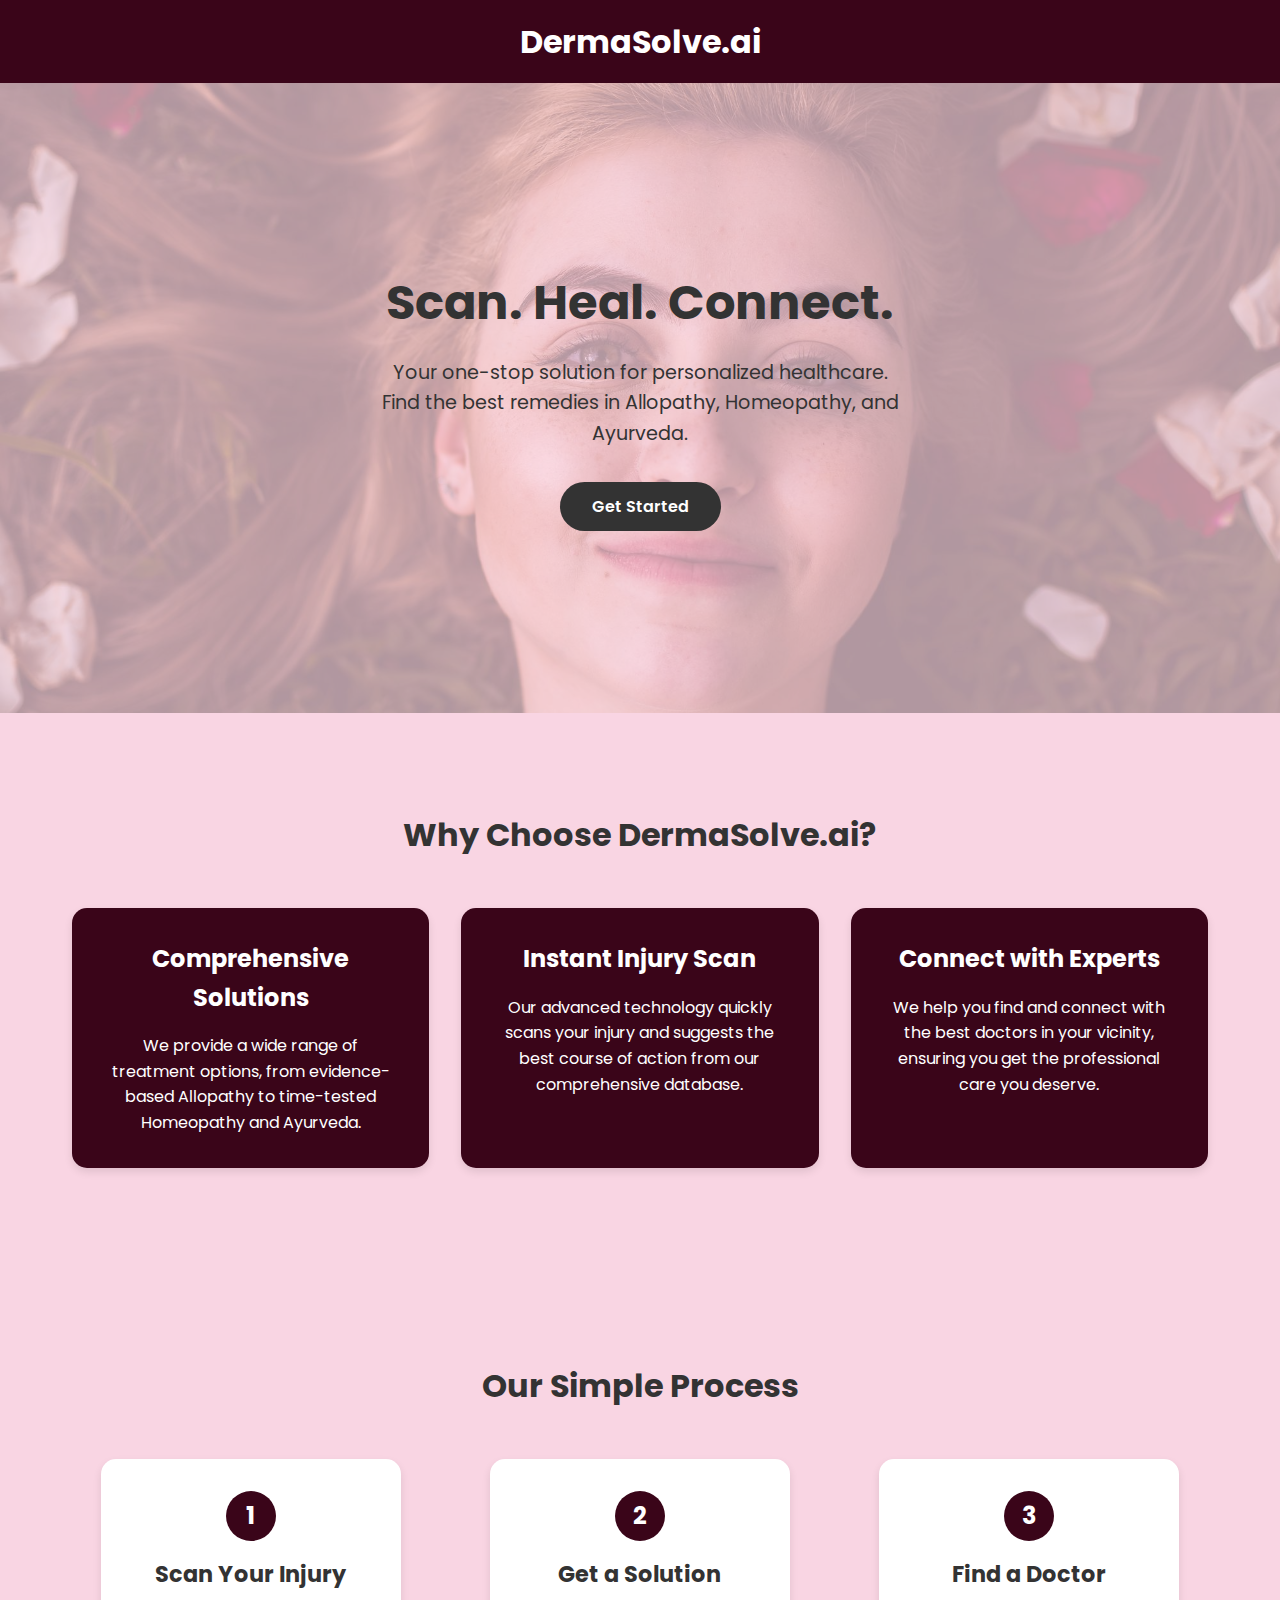
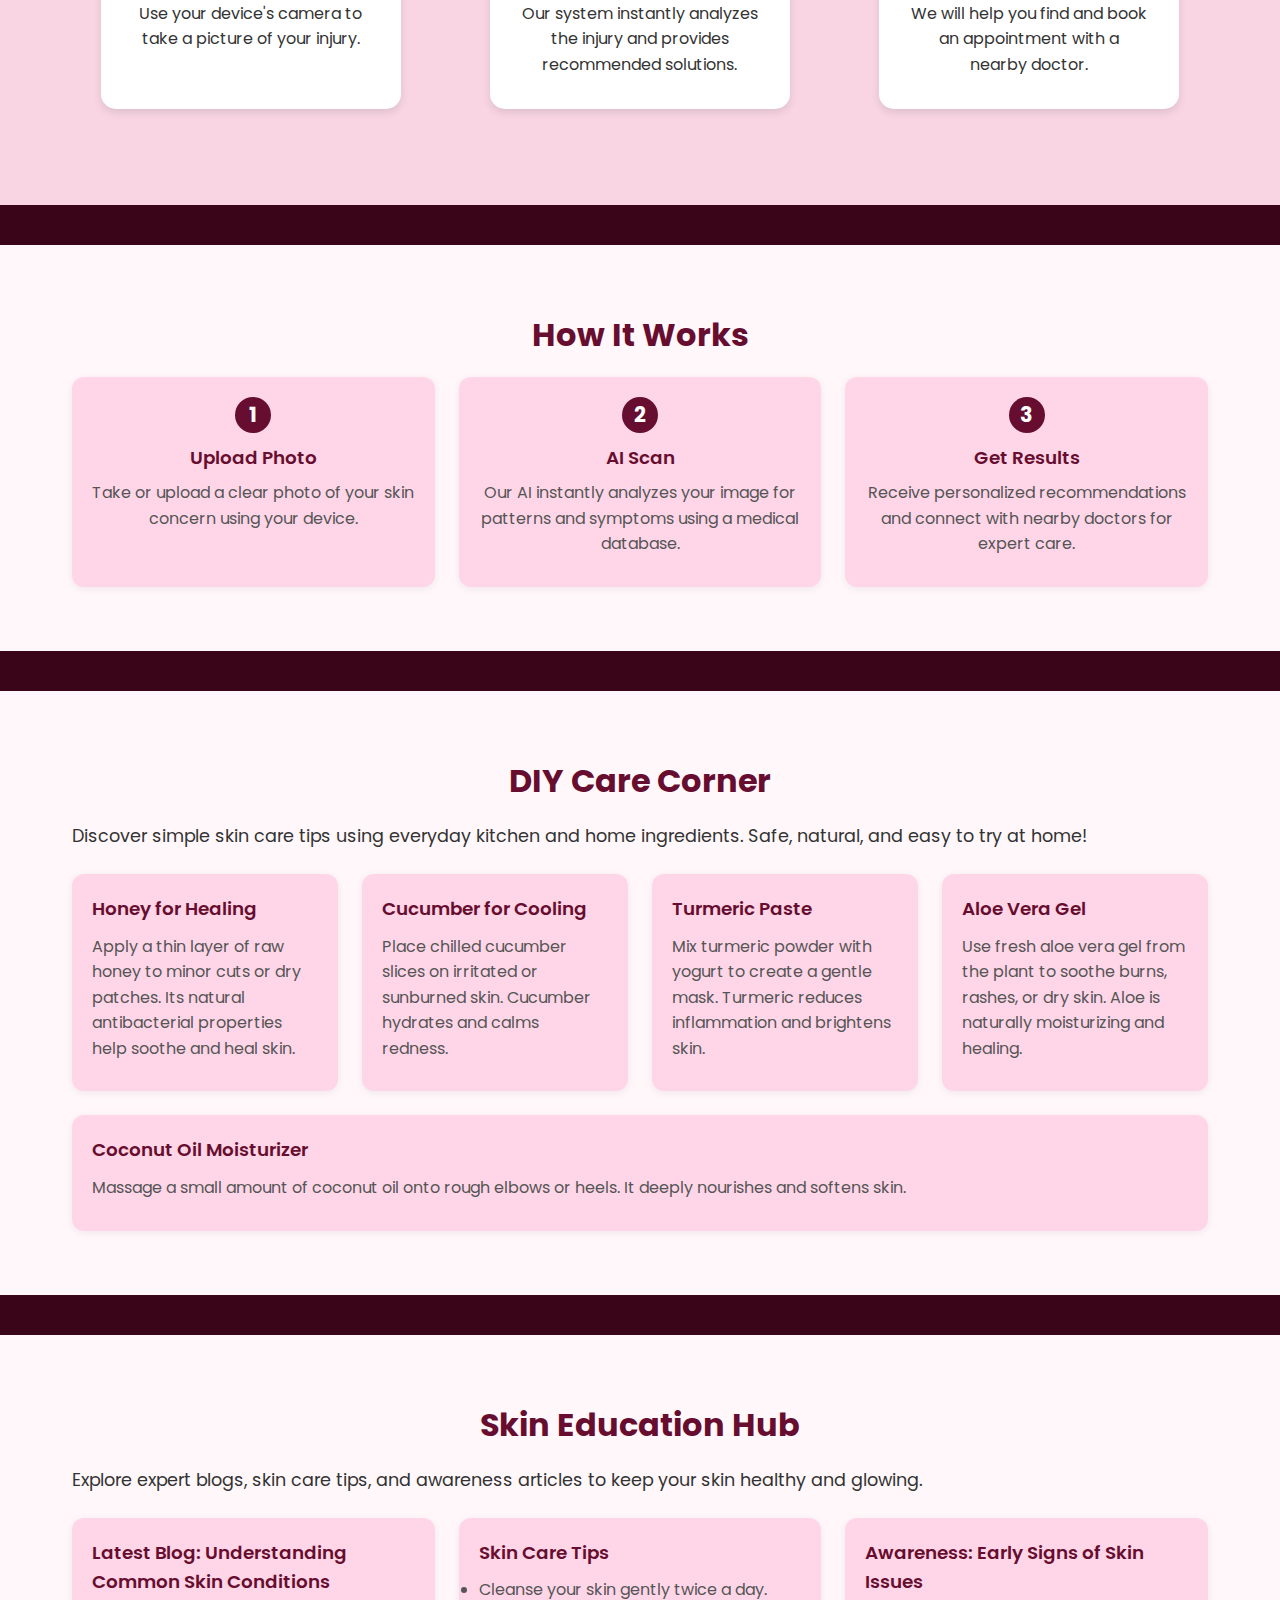
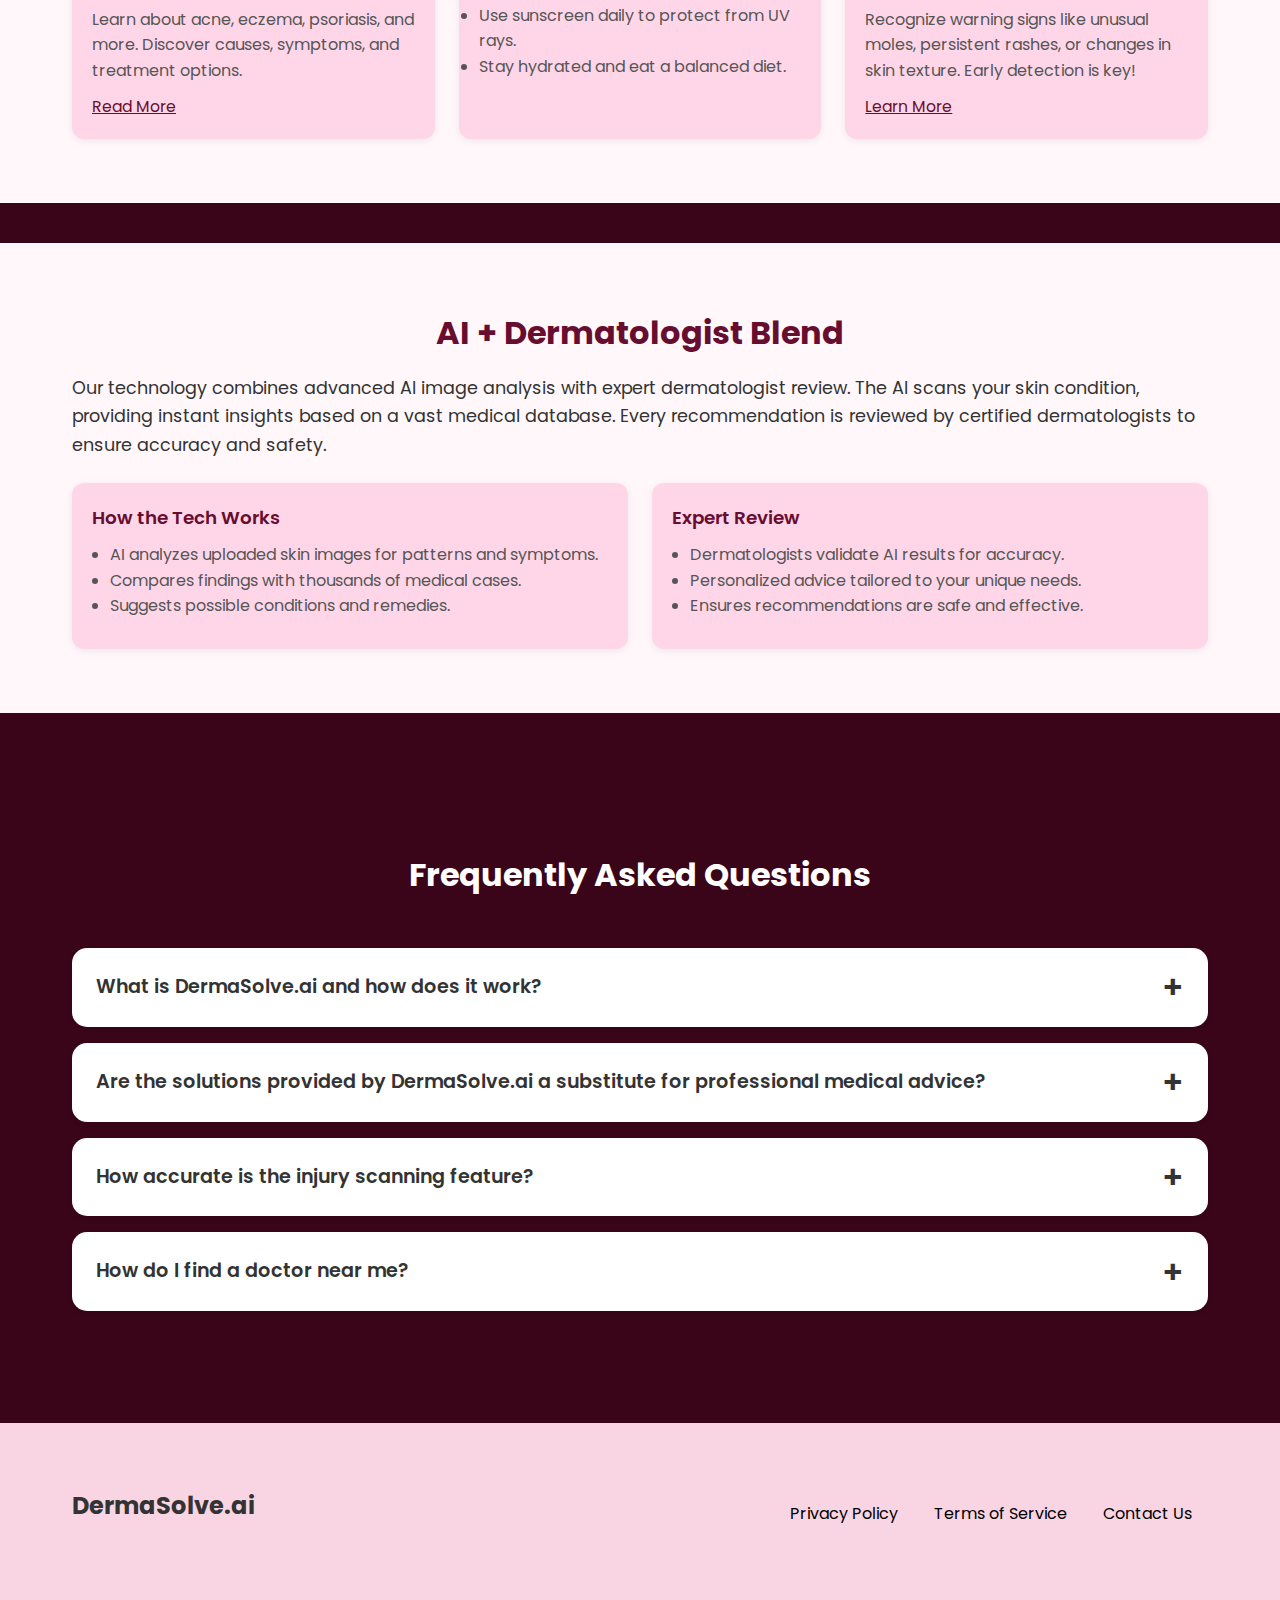
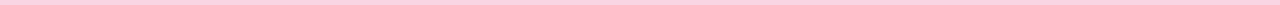
<file: index.html>
<!DOCTYPE html>
<html lang="en">
<head>
    <meta charset="UTF-8">
    <meta name="viewport" content="width=device-width, initial-scale=1.0">
    <title>DermaSolve.ai - Your Holistic Healthcare Solution</title>
    <link rel="stylesheet" href="style.css">
    <link href="https://fonts.googleapis.com/css2?family=Poppins:wght@400;600;700&display=swap" rel="stylesheet">
</head>
<body>

    <header class="header">
        <h1 class="logo">DermaSolve.ai</h1>
    </header>

    <main>
        <section class="hero-section">
            <div class="hero-content">
                <h2>Scan. Heal. Connect.</h2>
                <p>Your one-stop solution for personalized healthcare. Find the best remedies in Allopathy, Homeopathy, and Ayurveda.</p>
                <a href="login.html" class="cta-button">Get Started</a>
            </div>
            </section>

        <section class="info-section">
            <div class="container">
                <h3>Why Choose DermaSolve.ai?</h3>
                <div class="info-grid">
                    <div class="info-item">
                        <h4>Comprehensive Solutions</h4>
                        <p>We provide a wide range of treatment options, from evidence-based Allopathy to time-tested Homeopathy and Ayurveda.</p>
                    </div>
                    <div class="info-item">
                        <h4>Instant Injury Scan</h4>
                        <p>Our advanced technology quickly scans your injury and suggests the best course of action from our comprehensive database.</p>
                    </div>
                    <div class="info-item">
                        <h4>Connect with Experts</h4>
                        <p>We help you find and connect with the best doctors in your vicinity, ensuring you get the professional care you deserve.</p>
                    </div>
                </div>
            </div>
        </section>
        
        <section id="how-it-works" class="process-section">
            <div class="container">
                <h3>Our Simple Process</h3>
                <div class="process-steps">
                    <div class="step-card">
                        <span class="step-number">1</span>
                        <h4>Scan Your Injury</h4>
                        <p>Use your device's camera to take a picture of your injury.</p>
                    </div>
                    <div class="step-card">
                        <span class="step-number">2</span>
                        <h4>Get a Solution</h4>
                        <p>Our system instantly analyzes the injury and provides recommended solutions.</p>
                    </div>
                    <div class="step-card">
                        <span class="step-number">3</span>
                        <h4>Find a Doctor</h4>
                        <p>We will help you find and book an appointment with a nearby doctor.</p>
                    </div>
                </div>
            </div>
        </section>
        <section class="how-it-works-section">
            <div class="container">
                <h3>How It Works</h3>
                <div class="how-it-works-steps">
                    <div class="how-step-card">
                        <span class="how-step-number">1</span>
                        <h4>Upload Photo</h4>
                        <p>Take or upload a clear photo of your skin concern using your device.</p>
                    </div>
                    <div class="how-step-card">
                        <span class="how-step-number">2</span>
                        <h4>AI Scan</h4>
                        <p>Our AI instantly analyzes your image for patterns and symptoms using a medical database.</p>
                    </div>
                    <div class="how-step-card">
                        <span class="how-step-number">3</span>
                        <h4>Get Results</h4>
                        <p>Receive personalized recommendations and connect with nearby doctors for expert care.</p>
                    </div>
                </div>
            </div>
        </section>
        <section class="diy-care-corner-section">
            <div class="container">
                <h3>DIY Care Corner</h3>
                <p>Discover simple skin care tips using everyday kitchen and home ingredients. Safe, natural, and easy to try at home!</p>
                <div class="diy-care-grid">
                    <div class="diy-card">
                        <h4>Honey for Healing</h4>
                        <p>Apply a thin layer of raw honey to minor cuts or dry patches. Its natural antibacterial properties help soothe and heal skin.</p>
                    </div>
                    <div class="diy-card">
                        <h4>Cucumber for Cooling</h4>
                        <p>Place chilled cucumber slices on irritated or sunburned skin. Cucumber hydrates and calms redness.</p>
                    </div>
                    <div class="diy-card">
                        <h4>Turmeric Paste</h4>
                        <p>Mix turmeric powder with yogurt to create a gentle mask. Turmeric reduces inflammation and brightens skin.</p>
                    </div>
                    <div class="diy-card">
                        <h4>Aloe Vera Gel</h4>
                        <p>Use fresh aloe vera gel from the plant to soothe burns, rashes, or dry skin. Aloe is naturally moisturizing and healing.</p>
                    </div>
                    <div class="diy-card">
                        <h4>Coconut Oil Moisturizer</h4>
                        <p>Massage a small amount of coconut oil onto rough elbows or heels. It deeply nourishes and softens skin.</p>
                    </div>
                </div>
            </div>
        </section>
        <style>
        .diy-care-corner-section {
            margin: 40px 0;
            background: #fff7fa;
            padding: 32px 0;
        }
        .diy-care-corner-section h3 {
            color: #670D2F;
            margin-bottom: 16px;
            font-size: 2em;
            font-weight: 700;
            font-family: 'Poppins', sans-serif;
        }
        .diy-care-corner-section p {
            color: #333;
            margin-bottom: 24px;
            font-size: 1.1em;
            font-family: 'Poppins', sans-serif;
        }
        .diy-care-grid {
            display: flex;
            gap: 24px;
            flex-wrap: wrap;
        }
        .diy-card {
            background: #ffd6e8;
            border-radius: 12px;
            box-shadow: 0 2px 8px rgba(0,0,0,0.07);
            padding: 20px;
            min-width: 220px;
            flex: 1 1 220px;
        }
        .diy-card h4 {
            color: #670D2F;
            margin-bottom: 10px;
            font-size: 1.15em;
            font-weight: 600;
            font-family: 'Poppins', sans-serif;
        }
        .diy-card p {
            color: #555;
            font-size: 1em;
            margin-bottom: 10px;
            font-family: 'Poppins', sans-serif;
        }
        </style>
        <style>
        .how-it-works-section {
            margin: 40px 0;
            background: #fff7fa;
            padding: 32px 0;
        }
        .how-it-works-section h3 {
            color: #670D2F;
            margin-bottom: 16px;
            font-size: 2em;
            font-weight: 700;
            font-family: 'Poppins', sans-serif;
        }
        .how-it-works-steps {
            display: flex;
            gap: 24px;
            flex-wrap: wrap;
        }
        .how-step-card {
            background: #ffd6e8;
            border-radius: 12px;
            box-shadow: 0 2px 8px rgba(0,0,0,0.07);
            padding: 20px;
            min-width: 220px;
            flex: 1 1 220px;
            text-align: center;
        }
        .how-step-number {
            display: inline-block;
            background: #670D2F;
            color: #fff;
            font-size: 1.3em;
            font-weight: 700;
            border-radius: 50%;
            width: 36px;
            height: 36px;
            line-height: 36px;
            margin-bottom: 10px;
        }
        .how-step-card h4 {
            color: #670D2F;
            margin-bottom: 8px;
            font-size: 1.15em;
            font-weight: 600;
            font-family: 'Poppins', sans-serif;
        }
        .how-step-card p {
            color: #555;
            font-size: 1em;
            margin-bottom: 10px;
            font-family: 'Poppins', sans-serif;
        }
        </style>
        <section class="skin-education-section">
            <div class="container">
                <h3>Skin Education Hub</h3>
                <p>Explore expert blogs, skin care tips, and awareness articles to keep your skin healthy and glowing.</p>
                <div class="skin-education-grid">
                    <div class="education-card">
                        <h4>Latest Blog: Understanding Common Skin Conditions</h4>
                        <p>Learn about acne, eczema, psoriasis, and more. Discover causes, symptoms, and treatment options.</p>
                        <a href="#" class="read-more-link">Read More</a>
                    </div>
                    <div class="education-card">
                        <h4>Skin Care Tips</h4>
                        <ul>
                            <li>Cleanse your skin gently twice a day.</li>
                            <li>Use sunscreen daily to protect from UV rays.</li>
                            <li>Stay hydrated and eat a balanced diet.</li>
                        </ul>
                    </div>
                    <div class="education-card">
                        <h4>Awareness: Early Signs of Skin Issues</h4>
                        <p>Recognize warning signs like unusual moles, persistent rashes, or changes in skin texture. Early detection is key!</p>
                        <a href="#" class="read-more-link">Learn More</a>
                    </div>
                </div>
            </div>
        </section>
        <section class="ai-dermatologist-section">
            <div class="container">
            <h3>AI + Dermatologist Blend</h3>
            <p>
                Our technology combines advanced AI image analysis with expert dermatologist review. The AI scans your skin condition, providing instant insights based on a vast medical database. Every recommendation is reviewed by certified dermatologists to ensure accuracy and safety.
            </p>
            <div class="ai-dermatologist-grid">
                <div class="ai-tech-card">
                <h4>How the Tech Works</h4>
                <ul>
                    <li>AI analyzes uploaded skin images for patterns and symptoms.</li>
                    <li>Compares findings with thousands of medical cases.</li>
                    <li>Suggests possible conditions and remedies.</li>
                </ul>
                </div>
                <div class="expert-review-card">
                <h4>Expert Review</h4>
                <ul>
                    <li>Dermatologists validate AI results for accuracy.</li>
                    <li>Personalized advice tailored to your unique needs.</li>
                    <li>Ensures recommendations are safe and effective.</li>
                </ul>
                </div>
            </div>
            </div>
        </section>
        <style>
        .ai-dermatologist-section {
            margin: 40px 0;
            background: #fff7fa;
            padding: 32px 0;
        }
        .ai-dermatologist-section h3 {
            color: #670D2F;
            margin-bottom: 16px;
            font-size: 2em;
            font-weight: 700;
            font-family: 'Poppins', sans-serif;
        }
        .ai-dermatologist-section p {
            color: #333;
            margin-bottom: 24px;
            font-size: 1.1em;
            font-family: 'Poppins', sans-serif;
        }
        .ai-dermatologist-grid {
            display: flex;
            gap: 24px;
            flex-wrap: wrap;
        }
        .ai-tech-card, .expert-review-card {
            background: #ffd6e8;
            border-radius: 12px;
            box-shadow: 0 2px 8px rgba(0,0,0,0.07);
            padding: 20px;
            min-width: 220px;
            flex: 1 1 220px;
        }
        .ai-tech-card h4, .expert-review-card h4 {
            color: #670D2F;
            margin-bottom: 10px;
            font-size: 1.15em;
            font-weight: 600;
            font-family: 'Poppins', sans-serif;
        }
        .ai-tech-card ul, .expert-review-card ul {
            color: #555;
            font-size: 1em;
            margin-bottom: 10px;
            padding-left: 18px;
            font-family: 'Poppins', sans-serif;
        }
        </style>
        <style>
        .skin-education-section {
            margin: 40px 0;
            background: #fff7fa;
            padding: 32px 0;
        }
        .skin-education-section h3 {
            color: #670D2F;
            margin-bottom: 16px;
            font-size: 2em;
            font-weight: 700;
        }
        .skin-education-section p {
            color: #333;
            margin-bottom: 24px;
            font-size: 1.1em;
        }
        .skin-education-grid {
            display: flex;
            gap: 24px;
            flex-wrap: wrap;
        }
        .education-card {
            background: #ffd6e8;
            border-radius: 12px;
            box-shadow: 0 2px 8px rgba(0,0,0,0.07);
            padding: 20px;
            min-width: 220px;
            flex: 1 1 220px;
        }
        .education-card h4 {
            color: #670D2F;
            margin-bottom: 10px;
            font-size: 1.15em;
            font-weight: 600;
        }
        .education-card p, .education-card ul {
            color: #555;
            font-size: 1em;
            margin-bottom: 10px;
        }
        .read-more-link {
            color: #670D2F;
            text-decoration: underline;
            font-size: 0.98em;
        }
        </style>
        <style>
        .trending-products-section {
            margin: 40px 0;
            background: #670D2F;
        }
        .product-card {
            background: #ffd6e8 !important;
        }
        .trending-products-scroll {
            display: flex;
            overflow-x: auto;
            gap: 20px;
            padding-bottom: 10px;
        }
        .product-card {
            min-width: 220px;
            background: #fff;
            border-radius: 12px;
            box-shadow: 0 2px 8px rgba(0,0,0,0.07);
            padding: 16px;
            text-align: center;
            flex-shrink: 0;
        }
        .product-card img {
            width: 100px;
            height: 100px;
            object-fit: cover;
            border-radius: 8px;
            margin-bottom: 12px;
        }
        .product-card h4 {
            margin: 8px 0 4px;
            font-size: 1.1em;
        }
        .product-card p {
            font-size: 0.95em;
            color: #555;
        }
        .trending-products-scroll::-webkit-scrollbar {
            height: 8px;
        }
        .trending-products-scroll::-webkit-scrollbar-thumb {
            background: #670D2F;
            border-radius: 4px;
        }
        </style>
        <section class="faq-section">
            <div class="container">
                <h3 class="head-faq">Frequently Asked Questions</h3>
                <div class="faq-item">
                    <input type="checkbox" id="faq1" class="faq-toggle">
                    <label for="faq1" class="faq-question">What is DermaSolve.ai and how does it work?</label>
                    <div class="faq-answer">
                        <p>DermaSolve.ai is a website that uses image analysis to scan an injury and provide potential solutions from Allopathy, Homeopathy, and Ayurveda. It also helps you connect with nearby doctors for professional consultation.</p>
                    </div>
                </div>
                <div class="faq-item">
                    <input type="checkbox" id="faq2" class="faq-toggle">
                    <label for="faq2" class="faq-question">Are the solutions provided by DermaSolve.ai a substitute for professional medical advice?</label>
                    <div class="faq-answer">
                        <p>No, the information provided by DermaSolve.ai is for informational purposes only. It is not a substitute for professional medical advice, diagnosis, or treatment. Always seek the advice of a qualified healthcare provider.</p>
                    </div>
                </div>
                <div class="faq-item">
                    <input type="checkbox" id="faq3" class="faq-toggle">
                    <label for="faq3" class="faq-question">How accurate is the injury scanning feature?</label>
                    <div class="faq-answer">
                        <p>Our scanning feature uses advanced technology to provide potential solutions based on a comprehensive database. However, its accuracy may vary depending on the image quality and the nature of the injury. It is crucial to consult a doctor for an accurate diagnosis.</p>
                    </div>
                </div>
                <div class="faq-item">
                    <input type="checkbox" id="faq4" class="faq-toggle">
                    <label for="faq4" class="faq-question">How do I find a doctor near me?</label>
                    <div class="faq-answer">
                        <p>After receiving a suggested solution, DermaSolve.ai will prompt you to enter your location. It will then display a list of qualified doctors in your area who specialize in the recommended field of medicine (Allopathy, Homeopathy, or Ayurveda).</p>
                    </div>
                </div>
            </div>
        </section>

        <footer class="footer">
            <div class="container footer-content">
                <div class="footer-logo">DermaSolve.ai</div>
                <div class="footer-links">
                    <a href="#" class="footer-link">Privacy Policy</a>
                    <a href="#" class="footer-link">Terms of Service</a>
                    <a href="#" class="footer-link">Contact Us</a>
                </div>
            </div>
        </footer>
    </main>

    

</body>
</html>
</file>
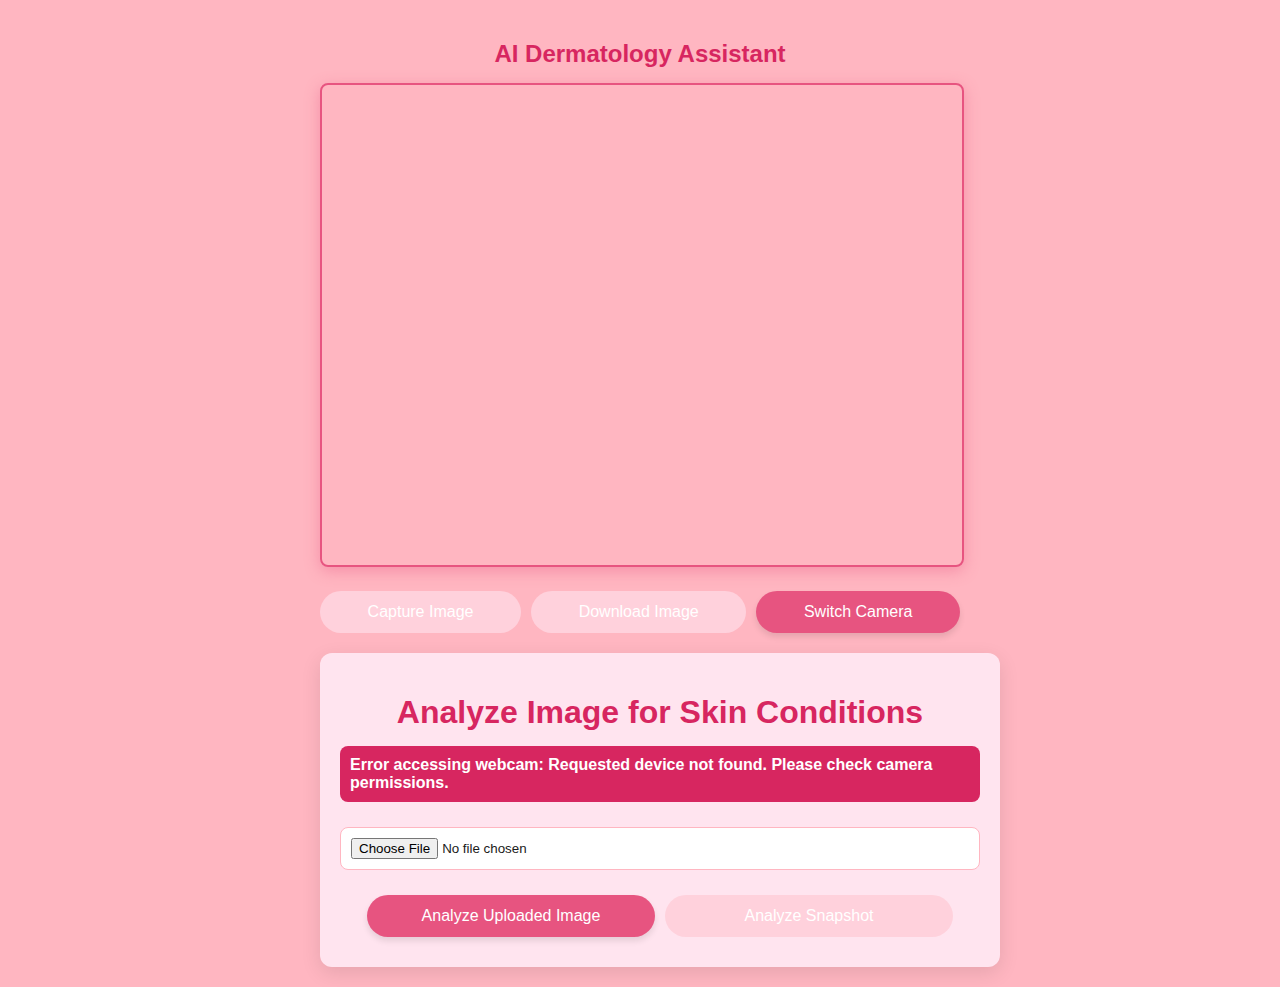
<file: allopathy.html>
<!DOCTYPE html>
<html lang="en">
<head>
    <meta charset="UTF-8">
    <meta name="viewport" content="width=device-width, initial-scale=1.0">
    <title>AI Health Camera</title>
    <style>
        /* --- Base and Layout Styles --- */
        body {
            display: flex;
            flex-direction: column;
            align-items: center;
            font-family: 'Inter', sans-serif;
            padding: 20px;
            margin: 0;
            /* Pink Theme Background */
            background-color: #ffb6c1; /* Light Pink */
            color: #1a1a1a;
        }

        .main-content {
            width: 100%;
            max-width: 640px;
        }

        video, canvas {
            border: 2px solid #e75480; /* Medium Pink Border */
            width: 100%;
            max-width: 640px;
            height: auto;
            aspect-ratio: 4/3;
            margin-bottom: 10px;
            border-radius: 8px;
            box-shadow: 0px 4px 15px rgba(231, 84, 128, 0.4); /* Pink Shadow */
        }
        
        .container {
            width: 100%;
            max-width: 640px;
            margin-top: 20px;
            padding: 20px;
            background-color: #ffe4ef; /* Very Light Pink/Off-white */
            border-radius: 12px;
            box-shadow: 0px 6px 20px rgba(0, 0, 0, 0.1);
        }

        h1, h2 {
            color: #d72660; /* Dark Pink Text */
            text-align: center;
            margin-bottom: 15px;
        }

        .controls {
            text-align: center;
            margin: 10px 0;
            display: flex;
            justify-content: center;
            flex-wrap: wrap;
            gap: 10px;
        }

        /* --- Button Styles --- */
        button {
            padding: 12px 24px;
            font-size: 16px;
            cursor: pointer;
            background-color: #e75480; /* Medium Pink Button */
            color: white;
            border: none;
            border-radius: 25px; /* Pill-shaped buttons */
            box-shadow: 0 4px 6px rgba(0,0,0,0.1);
            transition: background-color 0.3s ease, transform 0.1s ease;
            flex-grow: 1;
            max-width: 45%;
        }

        button:hover {
            background-color: #d72660; /* Darker Pink on hover */
            transform: translateY(-1px);
        }
        
        button:disabled {
            background-color: #ffd1dc;
            cursor: not-allowed;
            box-shadow: none;
            transform: translateY(0);
        }
        
        #imageInput {
            margin: 15px 0;
            padding: 10px;
            width: 100%;
            border: 1px solid #ffb6c1;
            border-radius: 8px;
            background-color: #fff;
        }

        /* --- Results and Feedback Styles --- */
        #results {
            margin-top: 25px;
            padding: 20px;
            border: 1px solid #e75480;
            border-radius: 10px;
            background-color: #ffb6c1; /* Result box background */
            display: none;
            color: #d72660;
        }
        
        #responseText {
            white-space: pre-wrap;
            word-wrap: break-word;
            color: #1a1a1a;
            font-size: 1rem;
            line-height: 1.5;
        }
        
        .loading {
            display: inline-block;
            width: 20px;
            height: 20px;
            border: 3px solid rgba(255, 255, 255, .3);
            border-radius: 50%;
            border-top-color: #d72660;
            animation: spin 1s ease-in-out infinite;
            margin-right: 10px;
            vertical-align: middle;
        }
        
        @keyframes spin {
            to { transform: rotate(360deg); }
        }
        
        .camera-feedback {
            background-color: #e75480;
            color: #fff;
            padding: 10px 20px;
            border-radius: 20px;
            position: fixed;
            top: 50%;
            left: 50%;
            transform: translate(-50%, -50%);
            z-index: 100;
            display: none;
            font-weight: bold;
        }
        
        .error-message {
            color: white;
            background-color: #d72660;
            padding: 10px;
            border-radius: 8px;
            margin: 10px 0;
            display: none;
            font-weight: bold;
        }
        
        /* --- Responsive Styles --- */
        @media (max-width: 768px) {
            .container, .main-content {
                width: 95%;
            }
            
            button {
                padding: 10px 16px;
                font-size: 14px;
                max-width: 100%; /* Full width buttons on small screens */
            }

            .controls {
                flex-direction: column;
            }
        }
    </style>
</head>
<body>
    <div class="main-content">
        <h2>AI Dermatology Assistant</h2>
        <div id="cameraFeedback" class="camera-feedback">Image Captured!</div>
        <video id="webcam" autoplay playsinline></video>
        
        <div class="controls">
            <button id="captureBtn" aria-label="Capture image from webcam">Capture Image</button>
            <button id="downloadBtn" aria-label="Download captured image">Download Image</button>
            <button id="cameraSelectBtn" aria-label="Select camera">Switch Camera</button>
        </div>
        
        <canvas id="snapshot" style="display: none;"></canvas>

        <div class="container">
            <h1>Analyze Image for Skin Conditions</h1>
            <div id="errorMessage" class="error-message"></div>
            
            <div class="controls">
                <input type="file" id="imageInput" accept="image/*" aria-label="Upload image for analysis">
                <button id="submitButton" aria-label="Analyze uploaded image">Analyze Uploaded Image</button>
                <button id="useSnapshotBtn" aria-label="Analyze captured image">Analyze Snapshot</button>
            </div>
            
            <div id="results">
                <h2>Analysis:</h2>
                <div id="responseText"></div>
            </div>
        </div>
    </div>

    <script type="module">
        // Configuration - Using the robust raw fetch method
        const API_KEY = "AIzaSyAK9gLtbR1Ud9lpHvEXQF02JPUFcQrg_ZA"; // Automatically provided by the environment
        const BASE_API_URL = "https://generativelanguage.googleapis.com/v1beta/models";
        const MODEL_NAME = "gemini-2.5-flash-preview-09-2025";
        const MAX_IMAGE_SIZE = 4 * 1024 * 1024; // 4MB max size
        
        // DOM Elements
        const webcam = document.getElementById('webcam');
        const canvas = document.getElementById('snapshot');
        const context = canvas.getContext('2d');
        const captureBtn = document.getElementById('captureBtn');
        const downloadBtn = document.getElementById('downloadBtn');
        const cameraSelectBtn = document.getElementById('cameraSelectBtn');
        const useSnapshotBtn = document.getElementById('useSnapshotBtn');
        const imageInput = document.getElementById('imageInput');
        const submitButton = document.getElementById('submitButton');
        const responseText = document.getElementById('responseText');
        const resultsDiv = document.getElementById('results');
        const errorMessageDiv = document.getElementById('errorMessage');
        const cameraFeedback = document.getElementById('cameraFeedback');
        
        // State variables
        let hasSnapshot = false;
        let mediaStream = null;
        let isProcessing = false;
        
        // Utility to show error message
        function showError(message) {
            errorMessageDiv.textContent = message;
            errorMessageDiv.style.display = 'block';
            setTimeout(() => {
                errorMessageDiv.style.display = 'none';
            }, 5000);
        }
        
        // Utility to show temporary feedback
        function showFeedback(message) {
            cameraFeedback.textContent = message;
            cameraFeedback.style.display = 'block';
            setTimeout(() => {
                cameraFeedback.style.display = 'none';
            }, 1500);
        }

        // Set canvas dimensions based on video
        function setCanvasDimensions() {
            canvas.width = webcam.videoWidth || 640;
            canvas.height = webcam.videoHeight || 480;
        }

        // Access the device webcam
        async function setupWebcam(deviceId = null) {
            try {
                if (mediaStream) {
                    mediaStream.getTracks().forEach(track => track.stop());
                }
                
                const constraints = {
                    video: deviceId ? { deviceId: { exact: deviceId } } : true
                };
                
                mediaStream = await navigator.mediaDevices.getUserMedia(constraints);
                webcam.srcObject = mediaStream;
                
                webcam.onloadedmetadata = () => {
                    webcam.play();
                    setCanvasDimensions();
                };
                
                webcam.oncanplay = () => {
                    captureBtn.disabled = false;
                    cameraSelectBtn.disabled = false;
                };
            } catch (err) {
                console.error("Webcam error:", err);
                showError(`Error accessing webcam: ${err.message}. Please check camera permissions.`);
                captureBtn.disabled = true;
                useSnapshotBtn.disabled = true;
            }
        }

        // Select camera (flip/cycle through available video inputs)
        async function selectCamera() {
            try {
                const devices = await navigator.mediaDevices.enumerateDevices();
                const videoDevices = devices.filter(device => device.kind === 'videoinput');
                
                if (videoDevices.length === 0) {
                    showError("No camera devices found");
                    return;
                }
                
                if (videoDevices.length === 1) {
                    showFeedback("Only one camera available");
                    return;
                }
                
                const currentTrack = mediaStream?.getVideoTracks()[0];
                const currentDeviceId = currentTrack?.getSettings().deviceId;
                
                let nextDeviceIndex = 0;
                if (currentDeviceId) {
                    const currentIndex = videoDevices.findIndex(d => d.deviceId === currentDeviceId);
                    nextDeviceIndex = (currentIndex + 1) % videoDevices.length;
                }
                
                await setupWebcam(videoDevices[nextDeviceIndex].deviceId);
                showFeedback(`Switched to: ${videoDevices[nextDeviceIndex].label || 'Camera ' + (nextDeviceIndex + 1)}`);
            } catch (err) {
                console.error("Error selecting camera:", err);
                showError("Failed to switch camera");
            }
        }

        // Capture the current frame from the video
        function captureImage() {
            if (!mediaStream || mediaStream.getVideoTracks().length === 0) {
                showError("Camera not available. Please check permissions.");
                return;
            }
            
            setCanvasDimensions();
            context.drawImage(webcam, 0, 0, canvas.width, canvas.height);
            hasSnapshot = true;
            showFeedback("Image Captured!");
            useSnapshotBtn.disabled = false;
            downloadBtn.disabled = false;
        }

        // Download the image as a PNG file
        function downloadImage() {
            if (!hasSnapshot) {
                showError("Please capture an image first");
                return;
            }
            
            try {
                const link = document.createElement('a');
                link.download = `health_image_${new Date().toISOString().replace(/[:.]/g, '-')}.png`;
                link.href = canvas.toDataURL('image/png');
                link.click();
            } catch (err) {
                console.error("Download error:", err);
                showError("Failed to download image");
            }
        }

        // Convert canvas to File object
        function canvasToFile(canvas) {
            return new Promise((resolve, reject) => {
                try {
                    canvas.toBlob((blob) => {
                        if (!blob) {
                            reject(new Error("Failed to create image blob"));
                            return;
                        }
                        const file = new File([blob], "snapshot.png", { type: "image/png" });
                        resolve(file);
                    }, 'image/png', 0.9);
                } catch (err) {
                    reject(err);
                }
            });
        }
        
        // Resize image if needed
        async function resizeImageIfNeeded(file) {
            if (file.size <= MAX_IMAGE_SIZE) {
                return file;
            }
            
            showFeedback("Image is large, resizing...");
            
            return new Promise((resolve, reject) => {
                try {
                    const img = new Image();
                    img.onload = () => {
                        const tempCanvas = document.createElement('canvas');
                        let width = img.width;
                        let height = img.height;
                        
                        // Scale factor to roughly target max size
                        let scale = Math.sqrt(MAX_IMAGE_SIZE / file.size) * 0.9; 
                        
                        tempCanvas.width = width * scale;
                        tempCanvas.height = height * scale;
                        
                        const tempContext = tempCanvas.getContext('2d');
                        tempContext.drawImage(img, 0, 0, tempCanvas.width, tempCanvas.height);
                        
                        tempCanvas.toBlob((blob) => {
                            if (!blob) {
                                reject(new Error("Failed to resize image"));
                                return;
                            }
                            // Save as JPEG to minimize file size
                            const resizedFile = new File([blob], file.name.replace(/\.[^/.]+$/, ".jpeg"), { type: "image/jpeg" });
                            console.log(`Resized image from ${file.size} to ${resizedFile.size} bytes`);
                            resolve(resizedFile);
                        }, 'image/jpeg', 0.85);
                    };
                    
                    img.onerror = () => {
                        reject(new Error("Failed to load image for resizing"));
                    };
                    
                    img.src = URL.createObjectURL(file);
                } catch (err) {
                    reject(err);
                }
            });
        }

        // Convert file to Base64
        function fileToBase64(file) {
            return new Promise((resolve, reject) => {
                const reader = new FileReader();
                reader.onload = () => resolve(reader.result.split(',')[1]);
                reader.onerror = (error) => reject(error);
                reader.readAsDataURL(file);
            });
        }
        
        // Process image with Gemini (using raw fetch and exponential backoff)
        async function processImage(file) {
            if (isProcessing) {
                showError("Already processing an image. Please wait.");
                return;
            }
            
            if (!file) {
                showError("No image selected");
                return;
            }
            
            try {
                isProcessing = true;
                submitButton.disabled = true;
                useSnapshotBtn.disabled = true;
                
                resultsDiv.style.display = "block";
                responseText.innerHTML = '<div class="loading"></div> Analyzing image...';
                
                const processedFile = await resizeImageIfNeeded(file);
                const base64Image = await fileToBase64(processedFile);
                
                // Construct the final URL with the API key placeholder
                const finalApiUrl = `${BASE_API_URL}/${MODEL_NAME}:generateContent?key=${API_KEY}`;
                
                // Updated prompt for better safety and structure
                const prompt = "You are an AI healthcare assistant focused only on dermatology and injury analysis. Analyze this image for any visible wounds, injuries, or skin problems. Provide a clear, bulleted report covering: Detected Problem (if any), Severity (Low, Medium, High), Possible Causes, and allopathy solutions/First Aid Tips, give diy solutions also (using common household items, if applicable). **Crucially, start your response with a strong disclaimer that this is NOT medical advice and a doctor should be consulted.**";
                
                const payload = {
                    contents: [{
                        parts: [
                            { text: prompt },
                            {
                                inlineData: {
                                    data: base64Image,
                                    mimeType: processedFile.type
                                }
                            }
                        ]
                    }],
                };

                let response = null;
                const MAX_RETRIES = 5;
                for (let i = 0; i < MAX_RETRIES; i++) {
                    const delay = Math.pow(2, i) * 1000 + Math.random() * 1000;
                    
                    try {
                        response = await fetch(finalApiUrl, {
                            method: 'POST',
                            headers: { 'Content-Type': 'application/json' },
                            body: JSON.stringify(payload)
                        });

                        if (response.status === 429 && i < MAX_RETRIES - 1) {
                            console.warn(`Rate limit exceeded. Retrying in ${delay / 1000}s...`);
                            await new Promise(resolve => setTimeout(resolve, delay));
                            continue; // Retry
                        }

                        if (!response.ok) {
                            const errorBody = await response.text();
                            throw new Error(`API call failed with status ${response.status}: ${errorBody}`);
                        }
                        break; // Success
                    } catch (error) {
                        if (i === MAX_RETRIES - 1) {
                            throw error; // Throw if final retry fails
                        }
                        console.error(`Attempt ${i + 1} failed: ${error.message}. Retrying...`);
                        await new Promise(resolve => setTimeout(resolve, delay));
                    }
                }
                
                if (!response) throw new Error("API call failed after all retries.");

                const result = await response.json();
                
                let responseTextContent = "No analysis result received.";
                if (result.candidates?.[0]?.content?.parts?.[0]?.text) {
                    responseTextContent = result.candidates[0].content.parts[0].text;
                } else if (result.error) {
                    responseTextContent = `API Error: ${result.error.message || 'Unknown error'}`;
                }
                
                responseText.textContent = responseTextContent;
                
            } catch (error) {
                console.error("Error processing image:", error);
                responseText.textContent = `Analysis Failed: API call failed with status 403: ${error.message}. Please check console for details.`;
                resultsDiv.style.display = "block";
            } finally {
                isProcessing = false;
                submitButton.disabled = false;
                if (hasSnapshot) {
                    useSnapshotBtn.disabled = false;
                }
            }
        }

        // Initialize application
        function initApp() {
            downloadBtn.disabled = true;
            useSnapshotBtn.disabled = true;
            captureBtn.disabled = true;
            submitButton.disabled = false;
            
            setupWebcam();
            
            captureBtn.addEventListener('click', captureImage);
            downloadBtn.addEventListener('click', downloadImage);
            cameraSelectBtn.addEventListener('click', selectCamera);
            
            useSnapshotBtn.addEventListener('click', async () => {
                if (!hasSnapshot) {
                    showError("Please capture an image first");
                    return;
                }
                try {
                    const file = await canvasToFile(canvas);
                    processImage(file);
                } catch (err) {
                    console.error("Error processing snapshot:", err);
                    showError("Failed to process snapshot");
                }
            });
            
            submitButton.addEventListener('click', () => {
                const file = imageInput.files[0];
                if (!file) {
                    showError("Please select an image file");
                    return;
                }
                processImage(file);
            });
            
            imageInput.addEventListener('change', () => {
                const file = imageInput.files[0];
                if (file) {
                    submitButton.disabled = false;
                }
            });
            
            // Handle window resize (important for responsiveness)
            window.addEventListener('resize', () => {
                if (hasSnapshot) {
                    const imageData = context.getImageData(0, 0, canvas.width, canvas.height);
                    setCanvasDimensions();
                    context.putImageData(imageData, 0, 0);
                }
            });
            
            console.log("App initialization complete");
        }
        
        document.addEventListener('DOMContentLoaded', initApp);
    </script>
</body>
</html>
</file>
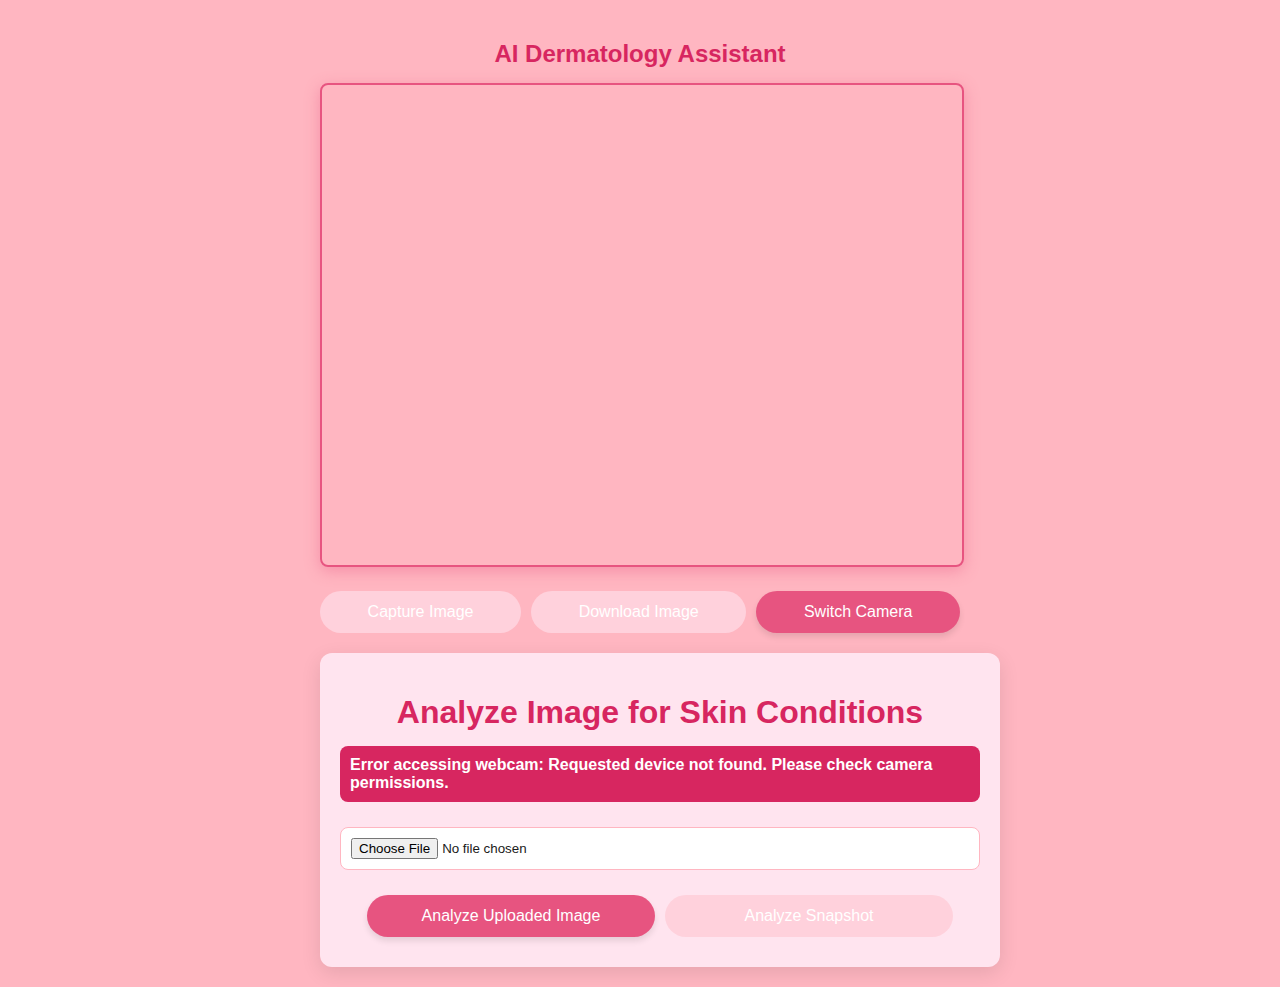
<file: ayurveda.html>
<!DOCTYPE html>
<html lang="en">
<head>
    <meta charset="UTF-8">
    <meta name="viewport" content="width=device-width, initial-scale=1.0">
    <title>AI Health Camera</title>
    <style>
        /* --- Base and Layout Styles --- */
        body {
            display: flex;
            flex-direction: column;
            align-items: center;
            font-family: 'Inter', sans-serif;
            padding: 20px;
            margin: 0;
            /* Pink Theme Background */
            background-color: #ffb6c1; /* Light Pink */
            color: #1a1a1a;
        }

        .main-content {
            width: 100%;
            max-width: 640px;
        }

        video, canvas {
            border: 2px solid #e75480; /* Medium Pink Border */
            width: 100%;
            max-width: 640px;
            height: auto;
            aspect-ratio: 4/3;
            margin-bottom: 10px;
            border-radius: 8px;
            box-shadow: 0px 4px 15px rgba(231, 84, 128, 0.4); /* Pink Shadow */
        }
        
        .container {
            width: 100%;
            max-width: 640px;
            margin-top: 20px;
            padding: 20px;
            background-color: #ffe4ef; /* Very Light Pink/Off-white */
            border-radius: 12px;
            box-shadow: 0px 6px 20px rgba(0, 0, 0, 0.1);
        }

        h1, h2 {
            color: #d72660; /* Dark Pink Text */
            text-align: center;
            margin-bottom: 15px;
        }

        .controls {
            text-align: center;
            margin: 10px 0;
            display: flex;
            justify-content: center;
            flex-wrap: wrap;
            gap: 10px;
        }

        /* --- Button Styles --- */
        button {
            padding: 12px 24px;
            font-size: 16px;
            cursor: pointer;
            background-color: #e75480; /* Medium Pink Button */
            color: white;
            border: none;
            border-radius: 25px; /* Pill-shaped buttons */
            box-shadow: 0 4px 6px rgba(0,0,0,0.1);
            transition: background-color 0.3s ease, transform 0.1s ease;
            flex-grow: 1;
            max-width: 45%;
        }

        button:hover {
            background-color: #d72660; /* Darker Pink on hover */
            transform: translateY(-1px);
        }
        
        button:disabled {
            background-color: #ffd1dc;
            cursor: not-allowed;
            box-shadow: none;
            transform: translateY(0);
        }
        
        #imageInput {
            margin: 15px 0;
            padding: 10px;
            width: 100%;
            border: 1px solid #ffb6c1;
            border-radius: 8px;
            background-color: #fff;
        }

        /* --- Results and Feedback Styles --- */
        #results {
            margin-top: 25px;
            padding: 20px;
            border: 1px solid #e75480;
            border-radius: 10px;
            background-color: #ffb6c1; /* Result box background */
            display: none;
            color: #d72660;
        }
        
        #responseText {
            white-space: pre-wrap;
            word-wrap: break-word;
            color: #1a1a1a;
            font-size: 1rem;
            line-height: 1.5;
        }
        
        .loading {
            display: inline-block;
            width: 20px;
            height: 20px;
            border: 3px solid rgba(255, 255, 255, .3);
            border-radius: 50%;
            border-top-color: #d72660;
            animation: spin 1s ease-in-out infinite;
            margin-right: 10px;
            vertical-align: middle;
        }
        
        @keyframes spin {
            to { transform: rotate(360deg); }
        }
        
        .camera-feedback {
            background-color: #e75480;
            color: #fff;
            padding: 10px 20px;
            border-radius: 20px;
            position: fixed;
            top: 50%;
            left: 50%;
            transform: translate(-50%, -50%);
            z-index: 100;
            display: none;
            font-weight: bold;
        }
        
        .error-message {
            color: white;
            background-color: #d72660;
            padding: 10px;
            border-radius: 8px;
            margin: 10px 0;
            display: none;
            font-weight: bold;
        }
        
        /* --- Responsive Styles --- */
        @media (max-width: 768px) {
            .container, .main-content {
                width: 95%;
            }
            
            button {
                padding: 10px 16px;
                font-size: 14px;
                max-width: 100%; /* Full width buttons on small screens */
            }

            .controls {
                flex-direction: column;
            }
        }
    </style>
</head>
<body>
    <div class="main-content">
        <h2>AI Dermatology Assistant</h2>
        <div id="cameraFeedback" class="camera-feedback">Image Captured!</div>
        <video id="webcam" autoplay playsinline></video>
        
        <div class="controls">
            <button id="captureBtn" aria-label="Capture image from webcam">Capture Image</button>
            <button id="downloadBtn" aria-label="Download captured image">Download Image</button>
            <button id="cameraSelectBtn" aria-label="Select camera">Switch Camera</button>
        </div>
        
        <canvas id="snapshot" style="display: none;"></canvas>

        <div class="container">
            <h1>Analyze Image for Skin Conditions</h1>
            <div id="errorMessage" class="error-message"></div>
            
            <div class="controls">
                <input type="file" id="imageInput" accept="image/*" aria-label="Upload image for analysis">
                <button id="submitButton" aria-label="Analyze uploaded image">Analyze Uploaded Image</button>
                <button id="useSnapshotBtn" aria-label="Analyze captured image">Analyze Snapshot</button>
            </div>
            
            <div id="results">
                <h2>Analysis:</h2>
                <div id="responseText"></div>
            </div>
        </div>
    </div>

    <script type="module">
        // Configuration - Using the robust raw fetch method
        const API_KEY = "AIzaSyCtBHSa9ejpjlm-shxxpofq7TOOxUuVyho"; // Automatically provided by the environment
        const API_URL = "https://generativelanguage.googleapis.com/v1beta/models/gemini-2.5-flash-preview-09-2025:generateContent";
        const MODEL_NAME = "gemini-2.5-flash-preview-09-2025";
        const MAX_IMAGE_SIZE = 4 * 1024 * 1024; // 4MB max size
        
        // DOM Elements
        const webcam = document.getElementById('webcam');
        const canvas = document.getElementById('snapshot');
        const context = canvas.getContext('2d');
        const captureBtn = document.getElementById('captureBtn');
        const downloadBtn = document.getElementById('downloadBtn');
        const cameraSelectBtn = document.getElementById('cameraSelectBtn');
        const useSnapshotBtn = document.getElementById('useSnapshotBtn');
        const imageInput = document.getElementById('imageInput');
        const submitButton = document.getElementById('submitButton');
        const responseText = document.getElementById('responseText');
        const resultsDiv = document.getElementById('results');
        const errorMessageDiv = document.getElementById('errorMessage');
        const cameraFeedback = document.getElementById('cameraFeedback');
        
        // State variables
        let hasSnapshot = false;
        let mediaStream = null;
        let isProcessing = false;
        
        // Utility to show error message
        function showError(message) {
            errorMessageDiv.textContent = message;
            errorMessageDiv.style.display = 'block';
            setTimeout(() => {
                errorMessageDiv.style.display = 'none';
            }, 5000);
        }
        
        // Utility to show temporary feedback
        function showFeedback(message) {
            cameraFeedback.textContent = message;
            cameraFeedback.style.display = 'block';
            setTimeout(() => {
                cameraFeedback.style.display = 'none';
            }, 1500);
        }

        // Set canvas dimensions based on video
        function setCanvasDimensions() {
            canvas.width = webcam.videoWidth || 640;
            canvas.height = webcam.videoHeight || 480;
        }

        // Access the device webcam
        async function setupWebcam(deviceId = null) {
            try {
                if (mediaStream) {
                    mediaStream.getTracks().forEach(track => track.stop());
                }
                
                const constraints = {
                    video: deviceId ? { deviceId: { exact: deviceId } } : true
                };
                
                mediaStream = await navigator.mediaDevices.getUserMedia(constraints);
                webcam.srcObject = mediaStream;
                
                webcam.onloadedmetadata = () => {
                    webcam.play();
                    setCanvasDimensions();
                };
                
                webcam.oncanplay = () => {
                    captureBtn.disabled = false;
                    cameraSelectBtn.disabled = false;
                };
            } catch (err) {
                console.error("Webcam error:", err);
                showError(`Error accessing webcam: ${err.message}. Please check camera permissions.`);
                captureBtn.disabled = true;
                useSnapshotBtn.disabled = true;
            }
        }

        // Select camera (flip/cycle through available video inputs)
        async function selectCamera() {
            try {
                const devices = await navigator.mediaDevices.enumerateDevices();
                const videoDevices = devices.filter(device => device.kind === 'videoinput');
                
                if (videoDevices.length === 0) {
                    showError("No camera devices found");
                    return;
                }
                
                if (videoDevices.length === 1) {
                    showFeedback("Only one camera available");
                    return;
                }
                
                const currentTrack = mediaStream?.getVideoTracks()[0];
                const currentDeviceId = currentTrack?.getSettings().deviceId;
                
                let nextDeviceIndex = 0;
                if (currentDeviceId) {
                    const currentIndex = videoDevices.findIndex(d => d.deviceId === currentDeviceId);
                    nextDeviceIndex = (currentIndex + 1) % videoDevices.length;
                }
                
                await setupWebcam(videoDevices[nextDeviceIndex].deviceId);
                showFeedback(`Switched to: ${videoDevices[nextDeviceIndex].label || 'Camera ' + (nextDeviceIndex + 1)}`);
            } catch (err) {
                console.error("Error selecting camera:", err);
                showError("Failed to switch camera");
            }
        }

        // Capture the current frame from the video
        function captureImage() {
            if (!mediaStream || mediaStream.getVideoTracks().length === 0) {
                showError("Camera not available. Please check permissions.");
                return;
            }
            
            setCanvasDimensions();
            context.drawImage(webcam, 0, 0, canvas.width, canvas.height);
            hasSnapshot = true;
            showFeedback("Image Captured!");
            useSnapshotBtn.disabled = false;
            downloadBtn.disabled = false;
        }

        // Download the image as a PNG file
        function downloadImage() {
            if (!hasSnapshot) {
                showError("Please capture an image first");
                return;
            }
            
            try {
                const link = document.createElement('a');
                link.download = `health_image_${new Date().toISOString().replace(/[:.]/g, '-')}.png`;
                link.href = canvas.toDataURL('image/png');
                link.click();
            } catch (err) {
                console.error("Download error:", err);
                showError("Failed to download image");
            }
        }

        // Convert canvas to File object
        function canvasToFile(canvas) {
            return new Promise((resolve, reject) => {
                try {
                    canvas.toBlob((blob) => {
                        if (!blob) {
                            reject(new Error("Failed to create image blob"));
                            return;
                        }
                        const file = new File([blob], "snapshot.png", { type: "image/png" });
                        resolve(file);
                    }, 'image/png', 0.9);
                } catch (err) {
                    reject(err);
                }
            });
        }
        
        // Resize image if needed
        async function resizeImageIfNeeded(file) {
            if (file.size <= MAX_IMAGE_SIZE) {
                return file;
            }
            
            showFeedback("Image is large, resizing...");
            
            return new Promise((resolve, reject) => {
                try {
                    const img = new Image();
                    img.onload = () => {
                        const tempCanvas = document.createElement('canvas');
                        let width = img.width;
                        let height = img.height;
                        
                        // Scale factor to roughly target max size
                        let scale = Math.sqrt(MAX_IMAGE_SIZE / file.size) * 0.9; 
                        
                        tempCanvas.width = width * scale;
                        tempCanvas.height = height * scale;
                        
                        const tempContext = tempCanvas.getContext('2d');
                        tempContext.drawImage(img, 0, 0, tempCanvas.width, tempCanvas.height);
                        
                        tempCanvas.toBlob((blob) => {
                            if (!blob) {
                                reject(new Error("Failed to resize image"));
                                return;
                            }
                            // Save as JPEG to minimize file size
                            const resizedFile = new File([blob], file.name.replace(/\.[^/.]+$/, ".jpeg"), { type: "image/jpeg" });
                            console.log(`Resized image from ${file.size} to ${resizedFile.size} bytes`);
                            resolve(resizedFile);
                        }, 'image/jpeg', 0.85);
                    };
                    
                    img.onerror = () => {
                        reject(new Error("Failed to load image for resizing"));
                    };
                    
                    img.src = URL.createObjectURL(file);
                } catch (err) {
                    reject(err);
                }
            });
        }

        // Convert file to Base64
        function fileToBase64(file) {
            return new Promise((resolve, reject) => {
                const reader = new FileReader();
                reader.onload = () => resolve(reader.result.split(',')[1]);
                reader.onerror = (error) => reject(error);
                reader.readAsDataURL(file);
            });
        }
        
        // Process image with Gemini (using raw fetch and exponential backoff)
        async function processImage(file) {
            if (isProcessing) {
                showError("Already processing an image. Please wait.");
                return;
            }
            
            if (!file) {
                showError("No image selected");
                return;
            }
            
            try {
                isProcessing = true;
                submitButton.disabled = true;
                useSnapshotBtn.disabled = true;
                
                resultsDiv.style.display = "block";
                responseText.innerHTML = '<div class="loading"></div> Analyzing image...';
                
                const processedFile = await resizeImageIfNeeded(file);
                const base64Image = await fileToBase64(processedFile);
                
                // Updated prompt for better safety and structure
                const prompt = "You are an AI healthcare assistant focused only on dermatology and injury analysis. Analyze this image for any visible wounds, injuries, or skin problems. Provide a clear, bulleted report covering: Detected Problem (if any), Severity (Low, Medium, High), Possible Causes, and Gentle Home Remedies/First Aid Tips (using common household items, if applicable). **Crucially, start your response with a strong disclaimer that this is NOT medical advice and a doctor should be consulted.**";
                
                const payload = {
                    contents: [{
                        parts: [
                            { text: prompt },
                            {
                                inlineData: {
                                    data: base64Image,
                                    mimeType: processedFile.type
                                }
                            }
                        ]
                    }],
                };

                let response = null;
                const MAX_RETRIES = 5;
                for (let i = 0; i < MAX_RETRIES; i++) {
                    const delay = Math.pow(2, i) * 1000 + Math.random() * 1000;
                    
                    try {
                        response = await fetch(API_URL, {
                            method: 'POST',
                            headers: { 'Content-Type': 'application/json' },
                            body: JSON.stringify(payload)
                        });

                        if (response.status === 429 && i < MAX_RETRIES - 1) {
                            console.warn(`Rate limit exceeded. Retrying in ${delay / 1000}s...`);
                            await new Promise(resolve => setTimeout(resolve, delay));
                            continue; // Retry
                        }

                        if (!response.ok) {
                            const errorBody = await response.text();
                            throw new Error(`API call failed with status ${response.status}: ${errorBody}`);
                        }
                        break; // Success
                    } catch (error) {
                        if (i === MAX_RETRIES - 1) {
                            throw error; // Throw if final retry fails
                        }
                        console.error(`Attempt ${i + 1} failed: ${error.message}. Retrying...`);
                        await new Promise(resolve => setTimeout(resolve, delay));
                    }
                }
                
                if (!response) throw new Error("API call failed after all retries.");

                const result = await response.json();
                
                let responseTextContent = "No analysis result received.";
                if (result.candidates?.[0]?.content?.parts?.[0]?.text) {
                    responseTextContent = result.candidates[0].content.parts[0].text;
                } else if (result.error) {
                    responseTextContent = `API Error: ${result.error.message || 'Unknown error'}`;
                }
                
                responseText.textContent = responseTextContent;
                
            } catch (error) {
                console.error("Error processing image:", error);
                responseText.textContent = `Analysis Failed: ${error.message}. Please try a smaller image or check your internet connection.`;
                resultsDiv.style.display = "block";
            } finally {
                isProcessing = false;
                submitButton.disabled = false;
                if (hasSnapshot) {
                    useSnapshotBtn.disabled = false;
                }
            }
        }

        // Initialize application
        function initApp() {
            downloadBtn.disabled = true;
            useSnapshotBtn.disabled = true;
            captureBtn.disabled = true;
            submitButton.disabled = false;
            
            setupWebcam();
            
            captureBtn.addEventListener('click', captureImage);
            downloadBtn.addEventListener('click', downloadImage);
            cameraSelectBtn.addEventListener('click', selectCamera);
            
            useSnapshotBtn.addEventListener('click', async () => {
                if (!hasSnapshot) {
                    showError("Please capture an image first");
                    return;
                }
                try {
                    const file = await canvasToFile(canvas);
                    processImage(file);
                } catch (err) {
                    console.error("Error processing snapshot:", err);
                    showError("Failed to process snapshot");
                }
            });
            
            submitButton.addEventListener('click', () => {
                const file = imageInput.files[0];
                if (!file) {
                    showError("Please select an image file");
                    return;
                }
                processImage(file);
            });
            
            imageInput.addEventListener('change', () => {
                const file = imageInput.files[0];
                if (file) {
                    submitButton.disabled = false;
                }
            });
            
            // Handle window resize (important for responsiveness)
            window.addEventListener('resize', () => {
                if (hasSnapshot) {
                    const imageData = context.getImageData(0, 0, canvas.width, canvas.height);
                    setCanvasDimensions();
                    context.putImageData(imageData, 0, 0);
                }
            });
            
            console.log("App initialization complete");
        }
        
        document.addEventListener('DOMContentLoaded', initApp);
    </script>
</body>
</html>
</file>
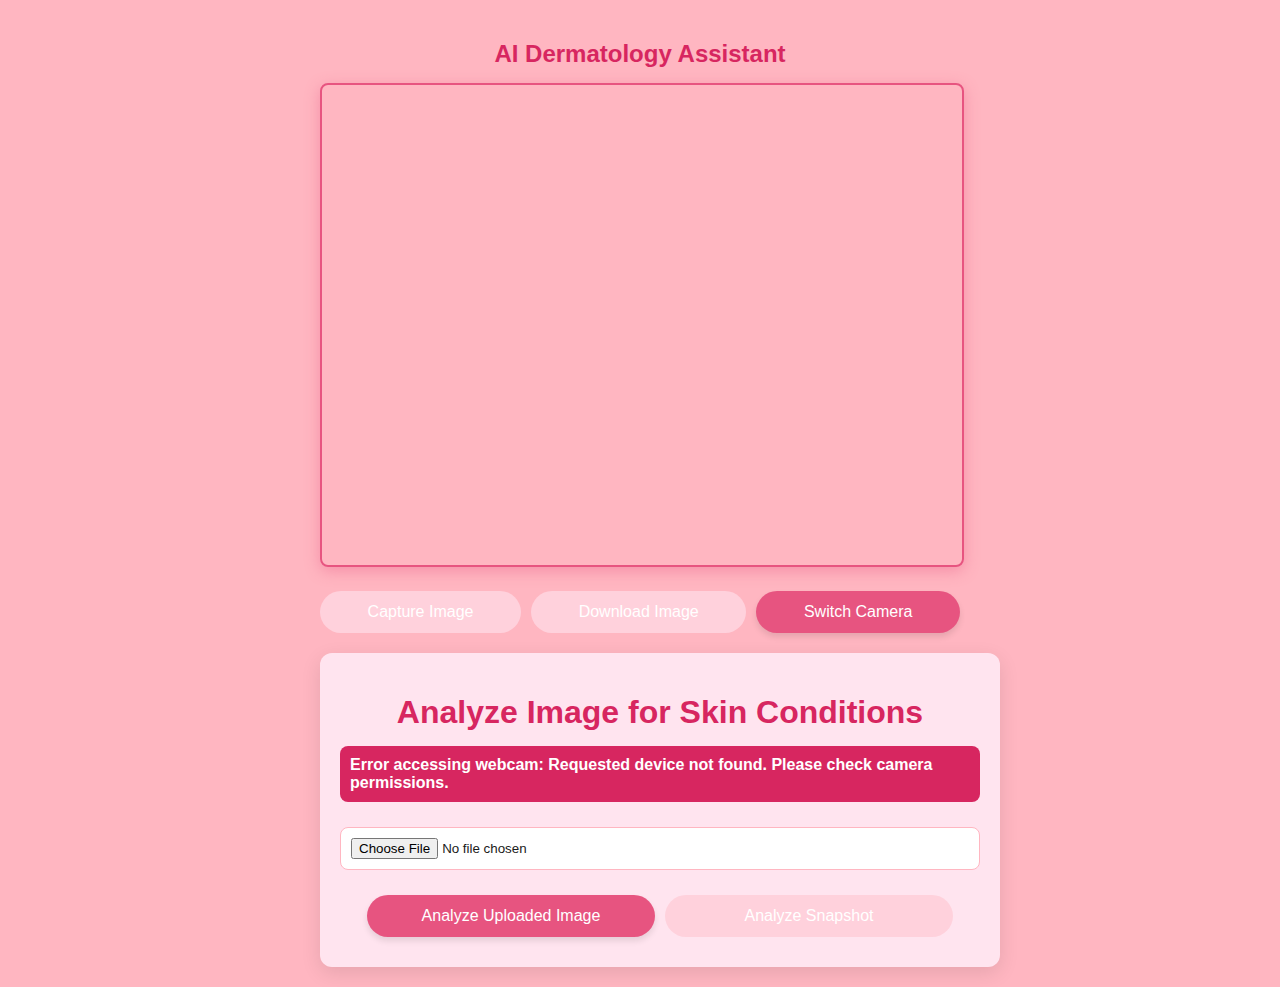
<file: home_remedies.html>
<!DOCTYPE html>
<html lang="en">
<head>
    <meta charset="UTF-8">
    <meta name="viewport" content="width=device-width, initial-scale=1.0">
    <title>AI Health Camera</title>
    <style>
        /* --- Base and Layout Styles --- */
        body {
            display: flex;
            flex-direction: column;
            align-items: center;
            font-family: 'Inter', sans-serif;
            padding: 20px;
            margin: 0;
            /* Pink Theme Background */
            background-color: #ffb6c1; /* Light Pink */
            color: #1a1a1a;
        }

        .main-content {
            width: 100%;
            max-width: 640px;
        }

        video, canvas {
            border: 2px solid #e75480; /* Medium Pink Border */
            width: 100%;
            max-width: 640px;
            height: auto;
            aspect-ratio: 4/3;
            margin-bottom: 10px;
            border-radius: 8px;
            box-shadow: 0px 4px 15px rgba(231, 84, 128, 0.4); /* Pink Shadow */
        }
        
        .container {
            width: 100%;
            max-width: 640px;
            margin-top: 20px;
            padding: 20px;
            background-color: #ffe4ef; /* Very Light Pink/Off-white */
            border-radius: 12px;
            box-shadow: 0px 6px 20px rgba(0, 0, 0, 0.1);
        }

        h1, h2 {
            color: #d72660; /* Dark Pink Text */
            text-align: center;
            margin-bottom: 15px;
        }

        .controls {
            text-align: center;
            margin: 10px 0;
            display: flex;
            justify-content: center;
            flex-wrap: wrap;
            gap: 10px;
        }

        /* --- Button Styles --- */
        button {
            padding: 12px 24px;
            font-size: 16px;
            cursor: pointer;
            background-color: #e75480; /* Medium Pink Button */
            color: white;
            border: none;
            border-radius: 25px; /* Pill-shaped buttons */
            box-shadow: 0 4px 6px rgba(0,0,0,0.1);
            transition: background-color 0.3s ease, transform 0.1s ease;
            flex-grow: 1;
            max-width: 45%;
        }

        button:hover {
            background-color: #d72660; /* Darker Pink on hover */
            transform: translateY(-1px);
        }
        
        button:disabled {
            background-color: #ffd1dc;
            cursor: not-allowed;
            box-shadow: none;
            transform: translateY(0);
        }
        
        #imageInput {
            margin: 15px 0;
            padding: 10px;
            width: 100%;
            border: 1px solid #ffb6c1;
            border-radius: 8px;
            background-color: #fff;
        }

        /* --- Results and Feedback Styles --- */
        #results {
            margin-top: 25px;
            padding: 20px;
            border: 1px solid #e75480;
            border-radius: 10px;
            background-color: #ffb6c1; /* Result box background */
            display: none;
            color: #d72660;
        }
        
        #responseText {
            white-space: pre-wrap;
            word-wrap: break-word;
            color: #1a1a1a;
            font-size: 1rem;
            line-height: 1.5;
        }
        
        .loading {
            display: inline-block;
            width: 20px;
            height: 20px;
            border: 3px solid rgba(255, 255, 255, .3);
            border-radius: 50%;
            border-top-color: #d72660;
            animation: spin 1s ease-in-out infinite;
            margin-right: 10px;
            vertical-align: middle;
        }
        
        @keyframes spin {
            to { transform: rotate(360deg); }
        }
        
        .camera-feedback {
            background-color: #e75480;
            color: #fff;
            padding: 10px 20px;
            border-radius: 20px;
            position: fixed;
            top: 50%;
            left: 50%;
            transform: translate(-50%, -50%);
            z-index: 100;
            display: none;
            font-weight: bold;
        }
        
        .error-message {
            color: white;
            background-color: #d72660;
            padding: 10px;
            border-radius: 8px;
            margin: 10px 0;
            display: none;
            font-weight: bold;
        }
        
        /* --- Responsive Styles --- */
        @media (max-width: 768px) {
            .container, .main-content {
                width: 95%;
            }
            
            button {
                padding: 10px 16px;
                font-size: 14px;
                max-width: 100%; /* Full width buttons on small screens */
            }

            .controls {
                flex-direction: column;
            }
        }
    </style>
</head>
<body>
    <div class="main-content">
        <h2>AI Dermatology Assistant</h2>
        <div id="cameraFeedback" class="camera-feedback">Image Captured!</div>
        <video id="webcam" autoplay playsinline></video>
        
        <div class="controls">
            <button id="captureBtn" aria-label="Capture image from webcam">Capture Image</button>
            <button id="downloadBtn" aria-label="Download captured image">Download Image</button>
            <button id="cameraSelectBtn" aria-label="Select camera">Switch Camera</button>
        </div>
        
        <canvas id="snapshot" style="display: none;"></canvas>

        <div class="container">
            <h1>Analyze Image for Skin Conditions</h1>
            <div id="errorMessage" class="error-message"></div>
            
            <div class="controls">
                <input type="file" id="imageInput" accept="image/*" aria-label="Upload image for analysis">
                <button id="submitButton" aria-label="Analyze uploaded image">Analyze Uploaded Image</button>
                <button id="useSnapshotBtn" aria-label="Analyze captured image">Analyze Snapshot</button>
            </div>
            
            <div id="results">
                <h2>Analysis:</h2>
                <div id="responseText"></div>
            </div>
        </div>
    </div>

    <script type="module">
        // Configuration - Using the robust raw fetch method
        const API_KEY = "AIzaSyCtBHSa9ejpjlm-shxxpofq7TOOxUuVyho"; // Automatically provided by the environment
        const BASE_API_URL = "https://generativelanguage.googleapis.com/v1beta/models";
        const MODEL_NAME = "gemini-2.5-flash-preview-09-2025";
        const MAX_IMAGE_SIZE = 4 * 1024 * 1024; // 4MB max size
        
        // DOM Elements
        const webcam = document.getElementById('webcam');
        const canvas = document.getElementById('snapshot');
        const context = canvas.getContext('2d');
        const captureBtn = document.getElementById('captureBtn');
        const downloadBtn = document.getElementById('downloadBtn');
        const cameraSelectBtn = document.getElementById('cameraSelectBtn');
        const useSnapshotBtn = document.getElementById('useSnapshotBtn');
        const imageInput = document.getElementById('imageInput');
        const submitButton = document.getElementById('submitButton');
        const responseText = document.getElementById('responseText');
        const resultsDiv = document.getElementById('results');
        const errorMessageDiv = document.getElementById('errorMessage');
        const cameraFeedback = document.getElementById('cameraFeedback');
        
        // State variables
        let hasSnapshot = false;
        let mediaStream = null;
        let isProcessing = false;
        
        // Utility to show error message
        function showError(message) {
            errorMessageDiv.textContent = message;
            errorMessageDiv.style.display = 'block';
            setTimeout(() => {
                errorMessageDiv.style.display = 'none';
            }, 5000);
        }
        
        // Utility to show temporary feedback
        function showFeedback(message) {
            cameraFeedback.textContent = message;
            cameraFeedback.style.display = 'block';
            setTimeout(() => {
                cameraFeedback.style.display = 'none';
            }, 1500);
        }

        // Set canvas dimensions based on video
        function setCanvasDimensions() {
            canvas.width = webcam.videoWidth || 640;
            canvas.height = webcam.videoHeight || 480;
        }

        // Access the device webcam
        async function setupWebcam(deviceId = null) {
            try {
                if (mediaStream) {
                    mediaStream.getTracks().forEach(track => track.stop());
                }
                
                const constraints = {
                    video: deviceId ? { deviceId: { exact: deviceId } } : true
                };
                
                mediaStream = await navigator.mediaDevices.getUserMedia(constraints);
                webcam.srcObject = mediaStream;
                
                webcam.onloadedmetadata = () => {
                    webcam.play();
                    setCanvasDimensions();
                };
                
                webcam.oncanplay = () => {
                    captureBtn.disabled = false;
                    cameraSelectBtn.disabled = false;
                };
            } catch (err) {
                console.error("Webcam error:", err);
                showError(`Error accessing webcam: ${err.message}. Please check camera permissions.`);
                captureBtn.disabled = true;
                useSnapshotBtn.disabled = true;
            }
        }

        // Select camera (flip/cycle through available video inputs)
        async function selectCamera() {
            try {
                const devices = await navigator.mediaDevices.enumerateDevices();
                const videoDevices = devices.filter(device => device.kind === 'videoinput');
                
                if (videoDevices.length === 0) {
                    showError("No camera devices found");
                    return;
                }
                
                if (videoDevices.length === 1) {
                    showFeedback("Only one camera available");
                    return;
                }
                
                const currentTrack = mediaStream?.getVideoTracks()[0];
                const currentDeviceId = currentTrack?.getSettings().deviceId;
                
                let nextDeviceIndex = 0;
                if (currentDeviceId) {
                    const currentIndex = videoDevices.findIndex(d => d.deviceId === currentDeviceId);
                    nextDeviceIndex = (currentIndex + 1) % videoDevices.length;
                }
                
                await setupWebcam(videoDevices[nextDeviceIndex].deviceId);
                showFeedback(`Switched to: ${videoDevices[nextDeviceIndex].label || 'Camera ' + (nextDeviceIndex + 1)}`);
            } catch (err) {
                console.error("Error selecting camera:", err);
                showError("Failed to switch camera");
            }
        }

        // Capture the current frame from the video
        function captureImage() {
            if (!mediaStream || mediaStream.getVideoTracks().length === 0) {
                showError("Camera not available. Please check permissions.");
                return;
            }
            
            setCanvasDimensions();
            context.drawImage(webcam, 0, 0, canvas.width, canvas.height);
            hasSnapshot = true;
            showFeedback("Image Captured!");
            useSnapshotBtn.disabled = false;
            downloadBtn.disabled = false;
        }

        // Download the image as a PNG file
        function downloadImage() {
            if (!hasSnapshot) {
                showError("Please capture an image first");
                return;
            }
            
            try {
                const link = document.createElement('a');
                link.download = `health_image_${new Date().toISOString().replace(/[:.]/g, '-')}.png`;
                link.href = canvas.toDataURL('image/png');
                link.click();
            } catch (err) {
                console.error("Download error:", err);
                showError("Failed to download image");
            }
        }

        // Convert canvas to File object
        function canvasToFile(canvas) {
            return new Promise((resolve, reject) => {
                try {
                    canvas.toBlob((blob) => {
                        if (!blob) {
                            reject(new Error("Failed to create image blob"));
                            return;
                        }
                        const file = new File([blob], "snapshot.png", { type: "image/png" });
                        resolve(file);
                    }, 'image/png', 0.9);
                } catch (err) {
                    reject(err);
                }
            });
        }
        
        // Resize image if needed
        async function resizeImageIfNeeded(file) {
            if (file.size <= MAX_IMAGE_SIZE) {
                return file;
            }
            
            showFeedback("Image is large, resizing...");
            
            return new Promise((resolve, reject) => {
                try {
                    const img = new Image();
                    img.onload = () => {
                        const tempCanvas = document.createElement('canvas');
                        let width = img.width;
                        let height = img.height;
                        
                        // Scale factor to roughly target max size
                        let scale = Math.sqrt(MAX_IMAGE_SIZE / file.size) * 0.9; 
                        
                        tempCanvas.width = width * scale;
                        tempCanvas.height = height * scale;
                        
                        const tempContext = tempCanvas.getContext('2d');
                        tempContext.drawImage(img, 0, 0, tempCanvas.width, tempCanvas.height);
                        
                        tempCanvas.toBlob((blob) => {
                            if (!blob) {
                                reject(new Error("Failed to resize image"));
                                return;
                            }
                            // Save as JPEG to minimize file size
                            const resizedFile = new File([blob], file.name.replace(/\.[^/.]+$/, ".jpeg"), { type: "image/jpeg" });
                            console.log(`Resized image from ${file.size} to ${resizedFile.size} bytes`);
                            resolve(resizedFile);
                        }, 'image/jpeg', 0.85);
                    };
                    
                    img.onerror = () => {
                        reject(new Error("Failed to load image for resizing"));
                    };
                    
                    img.src = URL.createObjectURL(file);
                } catch (err) {
                    reject(err);
                }
            });
        }

        // Convert file to Base64
        function fileToBase64(file) {
            return new Promise((resolve, reject) => {
                const reader = new FileReader();
                reader.onload = () => resolve(reader.result.split(',')[1]);
                reader.onerror = (error) => reject(error);
                reader.readAsDataURL(file);
            });
        }
        
        // Process image with Gemini (using raw fetch and exponential backoff)
        async function processImage(file) {
            if (isProcessing) {
                showError("Already processing an image. Please wait.");
                return;
            }
            
            if (!file) {
                showError("No image selected");
                return;
            }
            
            try {
                isProcessing = true;
                submitButton.disabled = true;
                useSnapshotBtn.disabled = true;
                
                resultsDiv.style.display = "block";
                responseText.innerHTML = '<div class="loading"></div> Analyzing image...';
                
                const processedFile = await resizeImageIfNeeded(file);
                const base64Image = await fileToBase64(processedFile);
                
                // Construct the final URL with the API key placeholder
                const finalApiUrl = `${BASE_API_URL}/${MODEL_NAME}:generateContent?key=${API_KEY}`;
                
                // Updated prompt for better safety and structure
                const prompt = "You are an AI healthcare assistant focused only on dermatology and injury analysis. Analyze this image for any visible wounds, injuries, or skin problems. Provide a clear, bulleted report covering: Detected Problem (if any), Severity (Low, Medium, High), Possible Causes, and Gentle Home Remedies/First Aid Tips (using common household items, if applicable). **Crucially, start your response with a strong disclaimer that this is NOT medical advice and a doctor should be consulted.**";
                
                const payload = {
                    contents: [{
                        parts: [
                            { text: prompt },
                            {
                                inlineData: {
                                    data: base64Image,
                                    mimeType: processedFile.type
                                }
                            }
                        ]
                    }],
                };

                let response = null;
                const MAX_RETRIES = 5;
                for (let i = 0; i < MAX_RETRIES; i++) {
                    const delay = Math.pow(2, i) * 1000 + Math.random() * 1000;
                    
                    try {
                        response = await fetch(finalApiUrl, {
                            method: 'POST',
                            headers: { 'Content-Type': 'application/json' },
                            body: JSON.stringify(payload)
                        });

                        if (response.status === 429 && i < MAX_RETRIES - 1) {
                            console.warn(`Rate limit exceeded. Retrying in ${delay / 1000}s...`);
                            await new Promise(resolve => setTimeout(resolve, delay));
                            continue; // Retry
                        }

                        if (!response.ok) {
                            const errorBody = await response.text();
                            throw new Error(`API call failed with status ${response.status}: ${errorBody}`);
                        }
                        break; // Success
                    } catch (error) {
                        if (i === MAX_RETRIES - 1) {
                            throw error; // Throw if final retry fails
                        }
                        console.error(`Attempt ${i + 1} failed: ${error.message}. Retrying...`);
                        await new Promise(resolve => setTimeout(resolve, delay));
                    }
                }
                
                if (!response) throw new Error("API call failed after all retries.");

                const result = await response.json();
                
                let responseTextContent = "No analysis result received.";
                if (result.candidates?.[0]?.content?.parts?.[0]?.text) {
                    responseTextContent = result.candidates[0].content.parts[0].text;
                } else if (result.error) {
                    responseTextContent = `API Error: ${result.error.message || 'Unknown error'}`;
                }
                
                responseText.textContent = responseTextContent;
                
            } catch (error) {
                console.error("Error processing image:", error);
                responseText.textContent = `Analysis Failed: API call failed with status 403: ${error.message}. Please check console for details.`;
                resultsDiv.style.display = "block";
            } finally {
                isProcessing = false;
                submitButton.disabled = false;
                if (hasSnapshot) {
                    useSnapshotBtn.disabled = false;
                }
            }
        }

        // Initialize application
        function initApp() {
            downloadBtn.disabled = true;
            useSnapshotBtn.disabled = true;
            captureBtn.disabled = true;
            submitButton.disabled = false;
            
            setupWebcam();
            
            captureBtn.addEventListener('click', captureImage);
            downloadBtn.addEventListener('click', downloadImage);
            cameraSelectBtn.addEventListener('click', selectCamera);
            
            useSnapshotBtn.addEventListener('click', async () => {
                if (!hasSnapshot) {
                    showError("Please capture an image first");
                    return;
                }
                try {
                    const file = await canvasToFile(canvas);
                    processImage(file);
                } catch (err) {
                    console.error("Error processing snapshot:", err);
                    showError("Failed to process snapshot");
                }
            });
            
            submitButton.addEventListener('click', () => {
                const file = imageInput.files[0];
                if (!file) {
                    showError("Please select an image file");
                    return;
                }
                processImage(file);
            });
            
            imageInput.addEventListener('change', () => {
                const file = imageInput.files[0];
                if (file) {
                    submitButton.disabled = false;
                }
            });
            
            // Handle window resize (important for responsiveness)
            window.addEventListener('resize', () => {
                if (hasSnapshot) {
                    const imageData = context.getImageData(0, 0, canvas.width, canvas.height);
                    setCanvasDimensions();
                    context.putImageData(imageData, 0, 0);
                }
            });
            
            console.log("App initialization complete");
        }
        
        document.addEventListener('DOMContentLoaded', initApp);
    </script>
</body>
</html>
</file>
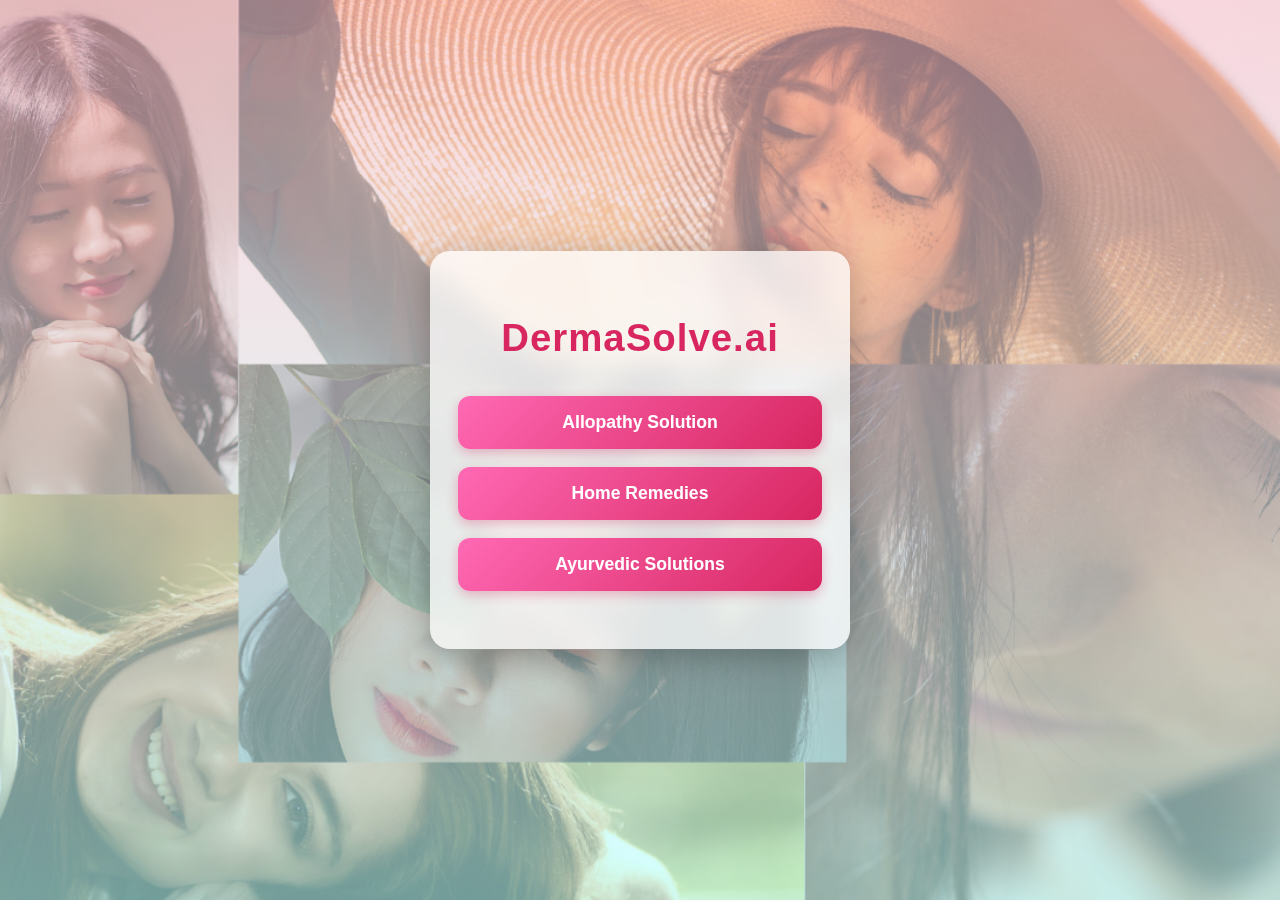
<file: type.html>
<!DOCTYPE html>
<html lang="en">
<head>
  <meta charset="UTF-8">
  <title>DermaSolve.ai</title>
  <style>
    body {
      margin: 0;
      padding: 0;
      font-family: 'Segoe UI', Arial, sans-serif;

      /* Background image with gradient overlay */
      background: 
        linear-gradient(rgba(255, 192, 203, 0.6), rgba(181, 255, 252, 0.6)),
        url('type.png') no-repeat center center fixed;
      background-size: cover;

      display: flex;
      justify-content: center;
      align-items: center;
      height: 100vh;
    }

    .container {
      max-width: 420px;
      width: 100%;
      background: rgba(255, 255, 255, 0.75); /* soft glass effect */
      border-radius: 20px;
      box-shadow: 0 8px 32px rgba(0, 0, 0, 0.25);
      padding: 40px 28px;
      text-align: center;
      backdrop-filter: blur(12px);
      -webkit-backdrop-filter: blur(12px);
      box-sizing: border-box;
      animation: fadeIn 1s ease-in-out;
    }

    h1 {
      color: #d72660;
      margin-bottom: 36px;
      font-size: 2.4em;
      letter-spacing: 1px;
      font-weight: 700;
    }

    .option-btn {
      display: block;
      width: 100%;
      background: linear-gradient(135deg, #ff69b4, #d72660);
      color: white;
      text-decoration: none;
      text-align: center;
      border-radius: 12px;
      padding: 16px;
      margin: 18px 0;
      font-size: 1.1em;
      font-weight: 600;
      box-shadow: 0 4px 12px rgba(215, 38, 96, 0.3);
      transition: all 0.3s ease;
      box-sizing: border-box;
    }

    .option-btn:hover {
      transform: translateY(-4px) scale(1.02);
      box-shadow: 0 6px 16px rgba(215, 38, 96, 0.45);
    }

    .option-btn:active {
      transform: scale(0.98);
    }

    /* Smooth fade-in effect */
    @keyframes fadeIn {
      from { opacity: 0; transform: translateY(20px); }
      to { opacity: 1; transform: translateY(0); }
    }
  </style>
</head>
<body>
  <div class="container">
    <h1>DermaSolve.ai</h1>
    <a href="allopathy.html" class="option-btn">Allopathy Solution</a>
    <a href="home_remedies.html" class="option-btn">Home Remedies</a>
    <a href="ayurveda.html" class="option-btn">Ayurvedic Solutions</a>
  </div>
</body>
</html>
</file>
<file: style.css>
/* Basic Styles & Global Colors */
:root {
    --pastel-pink: #f9d5e3;
    --pastel-blue: #3A0519;
    --pastel-green: #3A0519;
    --text-color: #333;
    --light-bg: #fff;
    --font-family: 'Poppins', sans-serif;
}

* {
    box-sizing: border-box;
    margin: 0;
    padding: 0;
}

body {
    font-family: var(--font-family);
    line-height: 1.6;
    color: var(--text-color);
    background-color: var(--pastel-blue);
}

.container {
    max-width: 1200px;
    margin: 0 auto;
    padding: 2rem;
}

/* Header */
.header {
    color: white;
    background-color: #3A0519;
    backdrop-filter: blur(10px);
    padding: 1rem 2rem;
    position: sticky;
    top: 0;
    z-index: 1000;
    text-align: center;
    
}

.logo {
    font-size: 2rem;
    font-weight: 700;
    color: white;
}

/* Hero Section */
.hero-section {
    background-color: var(--pastel-pink); /* Placeholder background */
    min-height: 70vh;
    display: flex;
    justify-content: center;
    align-items: center;
    text-align: center;
    color: var(--text-color);
    position: relative;
    overflow: hidden;
}

/* Add your image here, e.g., using a background-image */
.hero-section::before {
    content: '';
    position: absolute;
    top: 0;
    left: 0;
    width: 100%;
    height: 100%;
    background-image: url('hero-image.jpg'); /* Replace with your image file path */
    background-size: cover;
    background-position: center;
    opacity: 0.3; /* Adjust opacity for text readability */
    z-index: 0;
}

.hero-content {
    position: relative;
    z-index: 1;
    max-width: 600px;
    padding: 2rem;
}

.hero-content h2 {
    font-size: 3rem;
    font-weight: 700;
    margin-bottom: 1rem;
}

.hero-content p {
    font-size: 1.2rem;
    margin-bottom: 2rem;
}

.cta-button {
    display: inline-block;
    background-color: var(--text-color);
    color: var(--light-bg);
    padding: 0.75rem 2rem;
    border-radius: 50px;
    text-decoration: none;
    font-weight: 600;
    transition: background-color 0.3s ease;
}

.cta-button:hover {
    background-color: #555;
}

/* Info Section */
.info-section, .process-section {
    background-color: #f9d5e3;
    padding: 4rem 0;
}

h3 {
    text-align: center;
    font-size: 2rem;
    margin-bottom: 3rem;
    color: var(--text-color);
}

.info-grid {
    display: grid;
    grid-template-columns: repeat(auto-fit, minmax(300px, 1fr));
    gap: 2rem;
    color:white;
}

.info-item {
    background-color: var(--pastel-green);
    border-radius: 15px;
    padding: 2rem;
    text-align: center;
    box-shadow: 0 4px 8px rgba(0, 0, 0, 0.1);
    transition: transform 0.3s ease;

}

.info-item:hover {
    transform: translateY(-5px);
}

.info-item h4 {
    font-size: 1.5rem;
    margin-bottom: 1rem;
    color: white;

}

/* Process Section */
.process-section {
    background-color: var(--pastel-pink);
    color: var(--text-color);
}

.process-steps {
    display: flex;
    justify-content: space-around;
    flex-wrap: wrap;
    gap: 2rem;
    text-align: center;
}

.step-card {
    background-color: var(--light-bg);
    border-radius: 15px;
    padding: 2rem;
    width: 300px;
    box-shadow: 0 4px 8px rgba(0, 0, 0, 0.1);
}

.step-number {
    display: inline-block;
    background-color: #3A0519;
    color: white;
    width: 50px;
    height: 50px;
    line-height: 50px;
    border-radius: 50%;
    font-weight: 700;
    font-size: 1.5rem;
    margin-bottom: 1rem;
}

.step-card h4 {
    font-size: 1.4rem;
    margin-bottom: 0.5rem;
}

/* Footer */
.footer {
    text-align: center;
    padding: 1.5rem;
    background-color: var(--text-color);
    color: var(--light-bg);
}
/* FAQ Section */
.faq-section {
    background-color: var(--pastel-green);
    padding: 4rem 0;
}

.head-faq{
    text-align: center;
    font-size: 2rem;
    margin-bottom: 3rem;
    color: var(--text-color);
    color:white;
}

.faq-item {
    background-color: var(--light-bg);
    border-radius: 15px;
    margin-bottom: 1rem;
    overflow: hidden;
    box-shadow: 0 2px 5px rgba(0, 0, 0, 0.1);
}

.faq-toggle {
    display: none;
}

.faq-question {
    display: block;
    padding: 1.5rem;
    font-size: 1.2rem;
    font-weight: 600;
    cursor: pointer;
    position: relative;
    transition: background-color 0.3s ease;
}

.faq-question::after {
    content: '+';
    position: absolute;
    right: 1.5rem;
    top: 50%;
    transform: translateY(-50%);
    font-size: 2rem;
    transition: transform 0.3s ease;
}

.faq-toggle:checked + .faq-question::after {
    content: '-';
    transform: translateY(-50%) rotate(180deg);
}

.faq-toggle:checked + .faq-question {
    background-color: #EF88AD;
}

.faq-answer {
    max-height: 0;
    overflow: hidden;
    transition: max-height 0.3s ease-in-out;
    padding: 0 1.5rem;
}

.faq-toggle:checked ~ .faq-answer {
    max-height: 200px; /* Adjust as needed */
    padding-bottom: 1.5rem;
}

/* Footer Section */
.footer {
    background-color: #f9d5e3;
    color: black;
    padding: 2rem 0;
}

.footer-content {
    display: flex;
    justify-content: space-between;
    align-items: center;
    flex-wrap: wrap;
    text-align: center;
    color:#333;
}

.footer-logo {
    font-size: 1.5rem;
    font-weight: 700;
    margin-bottom: 1rem;
}

.footer-links a {
    color: black;
    text-decoration: none;
    margin: 0 1rem;
    transition: color 0.3s ease;
}

.footer-links a:hover {
    color: var(--pastel-pink);
}

/* Responsive Footer adjustments */
@media (max-width: 768px) {
    .footer-content {
        flex-direction: column;
    }
    .footer-links {
        margin-top: 1rem;
    }
}

/* Responsive Design */
@media (max-width: 768px) {
    .logo {
        font-size: 1.5rem;
    }
    .hero-content h2 {
        font-size: 2rem;
    }
    h3 {
        font-size: 1.75rem;
    }
    .info-grid {
        grid-template-columns: 1fr;
    }
    .process-steps {
        flex-direction: column;
        align-items: center;
    }
}
</file>
